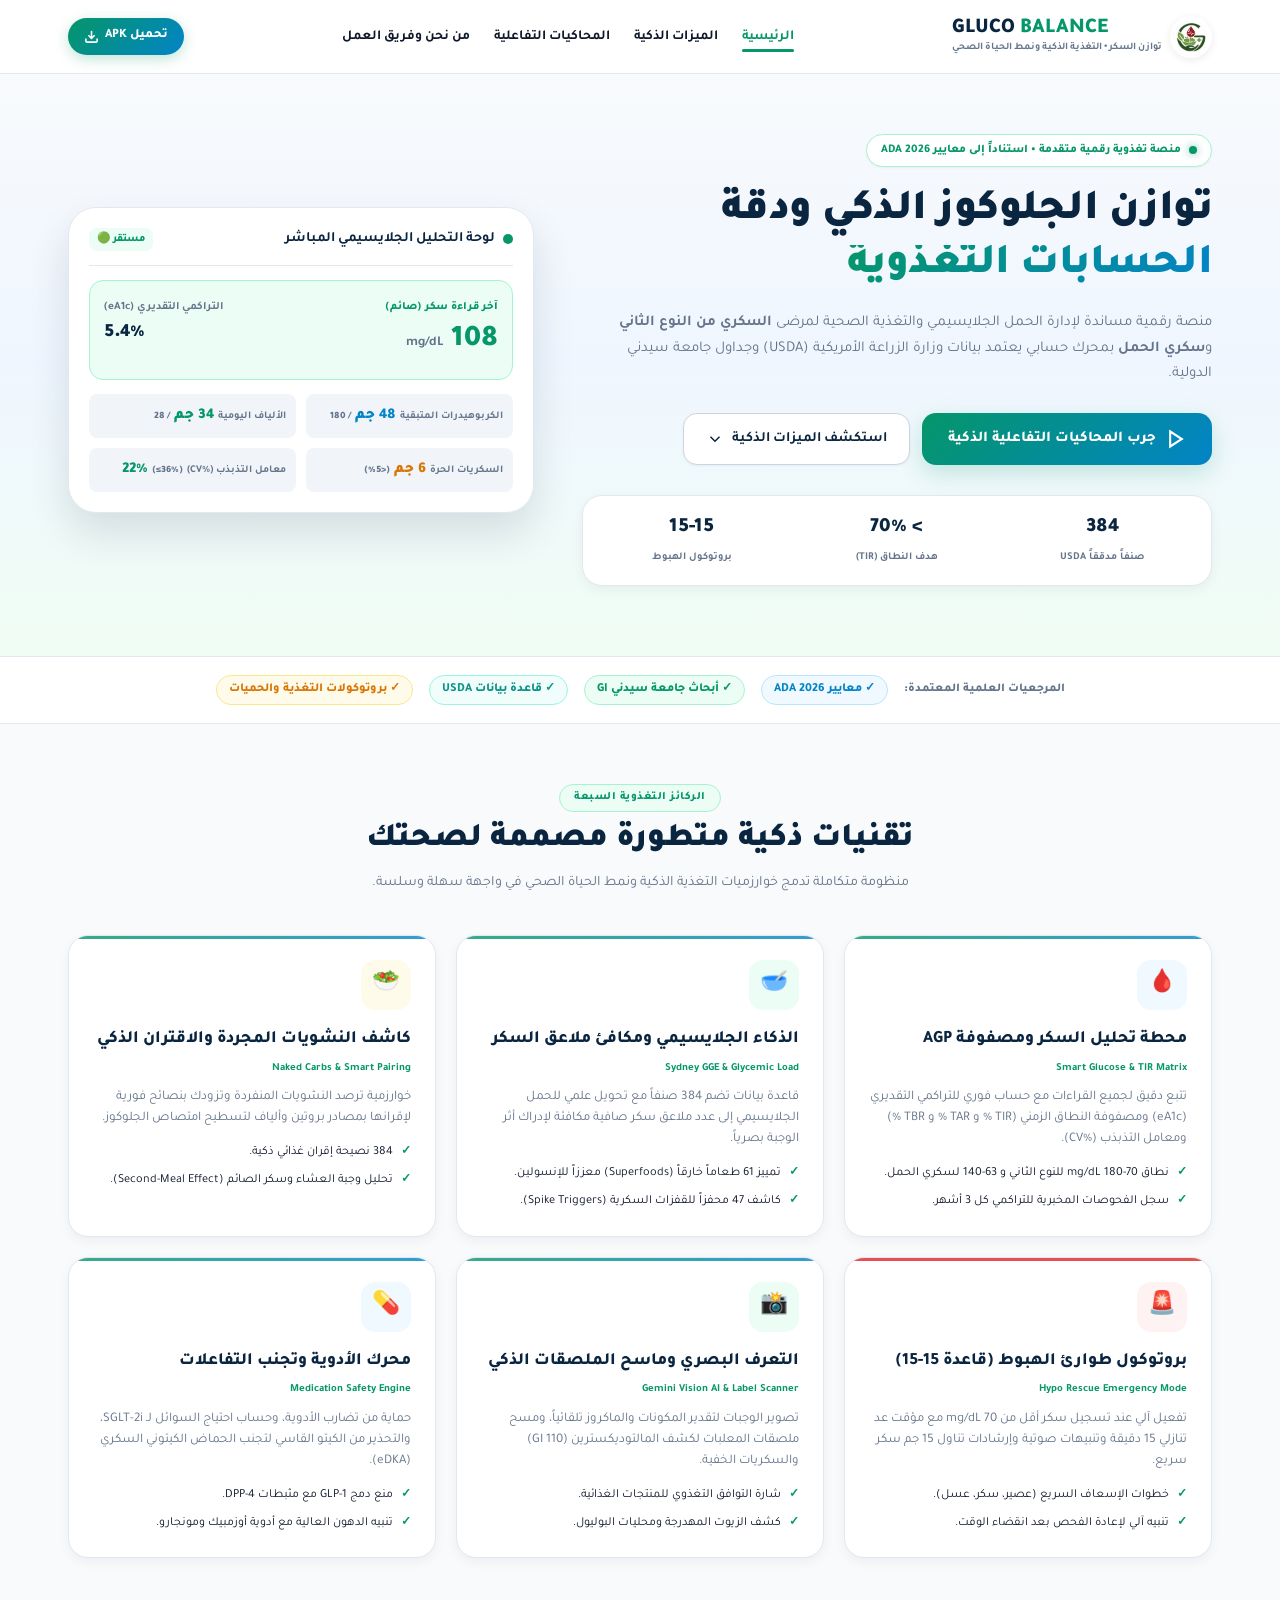
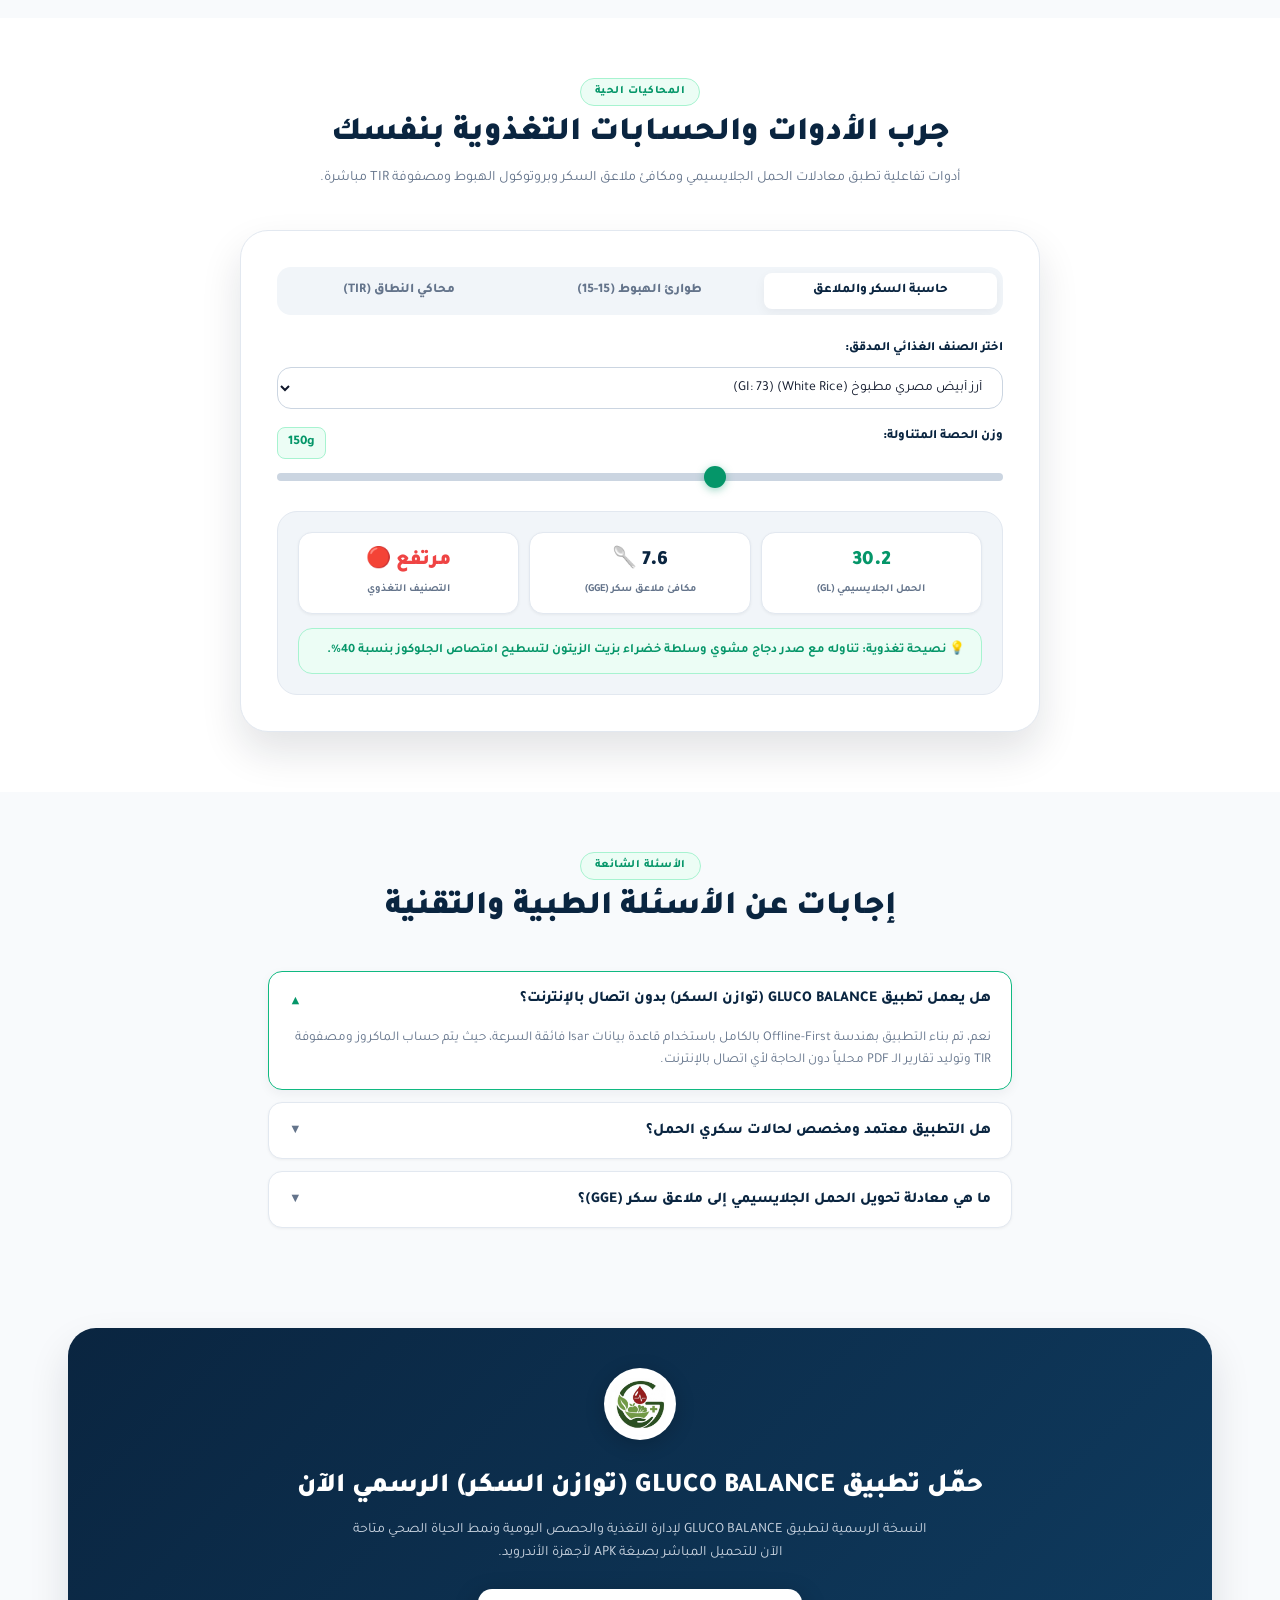
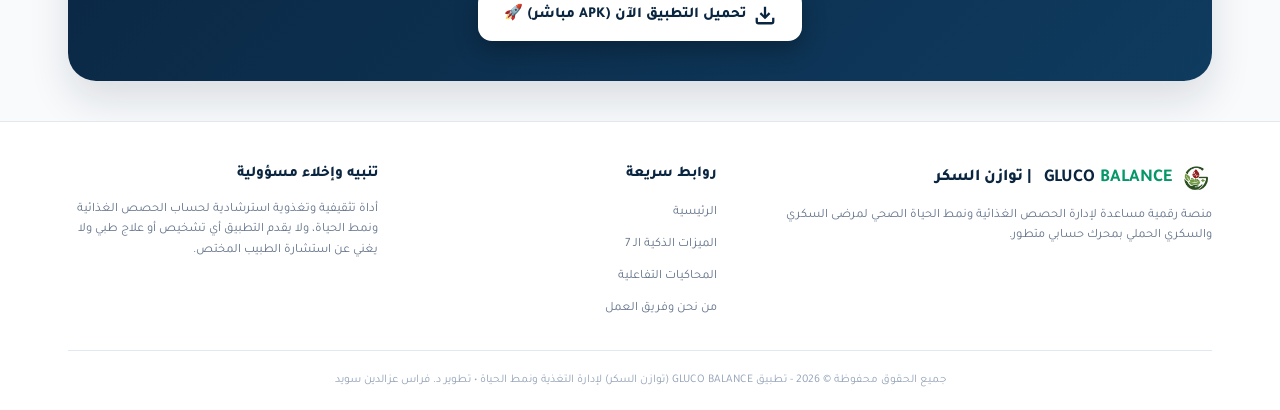
<file: index.html>
<!DOCTYPE html>
<html lang="ar" dir="rtl">
<head>
  <meta charset="UTF-8">
  <meta name="viewport" content="width=device-width, initial-scale=1.0">
  <title>GLUCO BALANCE | توازن السكر - منصة التغذية الذكية وإدارة نمط حياة السكري</title>
  <meta name="description" content="المنصة الرقمية المتكاملة لإدارة التغذية والحمل الجلايسيمي لمرضى السكري والسكري الحملي بمعايير ADA 2026 وأبحاث جامعة سيدني">
  <meta name="google-site-verification" content="h_cdRBOWbUH9L9D1im2r2dZub-__CtkRfhViwvHKpCg">
  <meta name="google-site-verification" content="TaJKZZXRszWa2kH-b1LmXxN-sSdQBIxLtnuvT0dTOBQ">
  <meta name="google-site-verification" content="c9_J8CJjrXWOjkXchHeqB-jLT-CwRxv89LOLKzsqRqg">
  <link rel="canonical" href="https://diabetes-nutrition-landing.vercel.app/">
  <link rel="icon" type="image/png" href="assets/images/logo.png">
  <link rel="stylesheet" href="css/style.css">
  <link rel="stylesheet" href="css/components.css">
</head>
<body>

  <!-- Site Header -->
  <header class="site-header">
    <div class="container nav-container">
      <a href="index.html" class="brand-logo-link">
        <img src="assets/images/logo.png" alt="GLUCO BALANCE Logo" class="brand-logo-img">
        <div class="brand-text-group">
          <div class="brand-name" dir="ltr">
            <span class="gluco">GLUCO</span>
            <span class="balance">BALANCE</span>
          </div>
          <span class="brand-tagline">توازن السكر • التغذية الذكية ونمط الحياة الصحي</span>
        </div>
      </a>

      <!-- Desktop Nav Menu -->
      <ul class="desktop-nav-menu">
        <li><a href="index.html" class="active">الرئيسية</a></li>
        <li><a href="#features">الميزات الذكية</a></li>
        <li><a href="#interactive-suite">المحاكيات التفاعلية</a></li>
        <li><a href="about.html">من نحن وفريق العمل</a></li>
      </ul>

      <!-- Action & Mobile Toggle -->
      <div class="header-action-btns">
        <a href="https://github.com/feras-swed/Diabetes_Nutrition_release/releases/download/v1.0.0/app-release.apk" class="btn-download-nav">
          <span>تحميل APK</span>
          <svg width="15" height="15" viewBox="0 0 24 24" fill="none" stroke="currentColor" stroke-width="2.5"><path d="M21 15v4a2 2 0 0 1-2 2H5a2 2 0 0 1-2-2v-4"/><polyline points="7 10 12 15 17 10"/><line x1="12" y1="15" x2="12" y2="3"/></svg>
        </a>
        <button class="mobile-menu-toggle" id="mobile-toggle" aria-label="القائمة">
          <span></span>
          <span></span>
          <span></span>
        </button>
      </div>
    </div>

    <!-- Mobile Drawer Menu -->
    <div class="mobile-drawer" id="mobile-drawer">
      <a href="index.html" class="active"><span>الرئيسية</span><span>🏠</span></a>
      <a href="#features"><span>الميزات الذكية الـ 7</span><span>✨</span></a>
      <a href="#interactive-suite"><span>المحاكيات التفاعلية الحية</span><span>🧮</span></a>
      <a href="about.html"><span>من نحن وفريق العمل</span><span>👥</span></a>
      <a href="https://github.com/feras-swed/Diabetes_Nutrition_release/releases/download/v1.0.0/app-release.apk" class="btn-hero-primary" style="margin-top: 6px; width: 100%; text-decoration: none; padding: 12px; font-size: 0.9rem; display: inline-flex; align-items: center; justify-content: center; gap: 8px;">
        <svg width="18" height="18" viewBox="0 0 24 24" fill="none" stroke="currentColor" stroke-width="2.5"><path d="M21 15v4a2 2 0 0 1-2 2H5a2 2 0 0 1-2-2v-4"/><polyline points="7 10 12 15 17 10"/><line x1="12" y1="15" x2="12" y2="3"/></svg>
        <span>تحميل التطبيق المباشر (APK) 🚀</span>
      </a>
    </div>
  </header>

  <!-- Hero Section -->
  <section class="hero-web-section">
    <div class="container">
      <div class="hero-grid">
        <!-- Content Side -->
        <div class="hero-content">
          <div class="badge-ada-pill">
            <span class="pulse-indicator"></span>
            <span>منصة تغذوية رقمية متقدمة • استناداً إلى معايير ADA 2026</span>
          </div>

          <h1 class="hero-web-title">
            توازن الجلوكوز الذكي ودقة <span class="gradient-text">الحسابات التغذوية</span>
          </h1>

          <p class="hero-web-desc">
            منصة رقمية مساندة لإدارة الحمل الجلايسيمي والتغذية الصحية لمرضى <strong>السكري من النوع الثاني</strong> و<strong>سكري الحمل</strong> بمحرك حسابي يعتمد بيانات وزارة الزراعة الأمريكية (USDA) وجداول جامعة سيدني الدولية.
          </p>

          <div class="hero-buttons-group">
            <a href="#interactive-suite" class="btn-hero-primary">
              <svg width="20" height="20" viewBox="0 0 24 24" fill="none" stroke="currentColor" stroke-width="2.5"><polygon points="5 3 19 12 5 21 5 3"/></svg>
              <span>جرب المحاكيات التفاعلية الذكية</span>
            </a>
            <a href="#features" class="btn-hero-secondary">
              <span>استكشف الميزات الذكية</span>
              <svg width="18" height="18" viewBox="0 0 24 24" fill="none" stroke="currentColor" stroke-width="2"><polyline points="6 9 12 15 18 9"/></svg>
            </a>
          </div>

          <!-- Hero Stats Strip -->
          <div class="hero-stats-row">
            <div class="hero-stat-card">
              <span class="num">384</span>
              <span class="lbl">صنفاً مدققاً USDA</span>
            </div>
            <div class="hero-stat-card">
              <span class="num">&gt; 70%</span>
              <span class="lbl">هدف النطاق (TIR)</span>
            </div>
            <div class="hero-stat-card">
              <span class="num">15-15</span>
              <span class="lbl">بروتوكول الهبوط</span>
            </div>
          </div>
        </div>

        <!-- Visual Side -->
        <div class="hero-visual-card">
          <div class="visual-top-chip">
            <div style="display: flex; align-items: center; gap: 8px;">
              <div style="width: 10px; height: 10px; border-radius: 50%; background: #059669;"></div>
              <strong style="font-size: 0.95rem; color: var(--primary-navy);">لوحة التحليل الجلايسيمي المباشر</strong>
            </div>
            <span style="font-size: 0.72rem; color: var(--accent-emerald); font-weight: 800; background: var(--bg-emerald-soft); padding: 3px 8px; border-radius: var(--radius-sm);">
              مستقر 🟢
            </span>
          </div>

          <div class="glucose-hero-widget">
            <div class="val-row">
              <div>
                <span style="font-size: 0.75rem; color: var(--accent-emerald); font-weight: 800; display: block;">آخر قراءة سكر (صائم)</span>
                <span class="huge-val">108 <small style="font-size: 0.9rem; font-weight: bold; color: var(--text-muted);">mg/dL</small></span>
              </div>
              <div style="text-align: left;">
                <span style="font-size: 0.75rem; color: var(--text-muted); font-weight: bold;">التراكمي التقديري (eA1c)</span>
                <span style="font-size: 1.25rem; font-weight: 900; color: var(--primary-navy); display: block;">5.4%</span>
              </div>
            </div>
          </div>

          <div class="macro-hero-grid">
            <div class="macro-mini-tile">
              <span class="t-title">الكربوهيدرات المتبقية</span>
              <span class="t-val" style="color: #0284C7;">48 جم <small style="font-size: 0.65rem; color: var(--text-muted);">/ 180</small></span>
            </div>
            <div class="macro-mini-tile">
              <span class="t-title">الألياف اليومية</span>
              <span class="t-val" style="color: #059669;">34 جم <small style="font-size: 0.65rem; color: var(--text-muted);">/ 28</small></span>
            </div>
            <div class="macro-mini-tile">
              <span class="t-title">السكريات الحرة</span>
              <span class="t-val" style="color: #D97706;">6 جم <small style="font-size: 0.65rem; color: var(--text-muted);">(&lt;5%)</small></span>
            </div>
            <div class="macro-mini-tile">
              <span class="t-title">معامل التذبذب (%CV)</span>
              <span class="t-val" style="color: #059669;">22% <small style="font-size: 0.65rem; color: var(--text-muted);">(&le;36%)</small></span>
            </div>
          </div>
        </div>
      </div>
    </div>
  </section>

  <!-- Standards Bar -->
  <section style="background: #FFFFFF; border-top: 1px solid var(--border-subtle); border-bottom: 1px solid var(--border-subtle); padding: 18px 0;">
    <div class="container" style="display: flex; flex-wrap: wrap; justify-content: center; gap: 16px; align-items: center;">
      <span style="font-size: 0.8rem; font-weight: 800; color: var(--text-muted);">المرجعيات العلمية المعتمدة:</span>
      <span style="font-size: 0.82rem; font-weight: 800; color: #0284C7; background: #F0F9FF; padding: 4px 12px; border-radius: 999px; border: 1px solid #BAE6FD;">✓ معايير ADA 2026</span>
      <span style="font-size: 0.82rem; font-weight: 800; color: #059669; background: #ECFDF5; padding: 4px 12px; border-radius: 999px; border: 1px solid #A7F3D0;">✓ أبحاث جامعة سيدني GI</span>
      <span style="font-size: 0.82rem; font-weight: 800; color: #0D9488; background: #F0FDFA; padding: 4px 12px; border-radius: 999px; border: 1px solid #99F6E4;">✓ قاعدة بيانات USDA</span>
      <span style="font-size: 0.82rem; font-weight: 800; color: #D97706; background: #FFFBEB; padding: 4px 12px; border-radius: 999px; border: 1px solid #FDE68A;">✓ بروتوكولات التغذية والحميات</span>
    </div>
  </section>

  <!-- Core Features (7 Pillars) -->
  <section class="section-wrapper bg-subtle" id="features">
    <div class="container">
      <div class="section-title-wrap">
        <span class="section-tag-pill">الركائز التغذوية السبعة</span>
        <h2 class="section-main-heading">تقنيات ذكية متطورة مصممة لصحتك</h2>
        <p class="section-sub-desc">
          منظومة متكاملة تدمج خوارزميات التغذية الذكية ونمط الحياة الصحي في واجهة سهلة وسلسة.
        </p>
      </div>

      <div class="features-grid-3col">
        <!-- Card 1 -->
        <div class="light-feature-card">
          <div class="card-icon-container sky">🩸</div>
          <h3 class="card-heading">محطة تحليل السكر ومصفوفة AGP</h3>
          <span class="card-subtag">Smart Glucose & TIR Matrix</span>
          <p class="card-body-paragraph">
            تتبع دقيق لجميع القراءات مع حساب فوري للتراكمي التقديري (eA1c) ومصفوفة النطاق الزمني (TIR % و TAR % و TBR %) ومعامل التذبذب (%CV).
          </p>
          <ul class="card-bullet-list">
            <li><span class="check">✓</span><span>نطاق 70-180 mg/dL للنوع الثاني و 63-140 لسكري الحمل.</span></li>
            <li><span class="check">✓</span><span>سجل الفحوصات المخبرية للتراكمي كل 3 أشهر.</span></li>
          </ul>
        </div>

        <!-- Card 2 -->
        <div class="light-feature-card">
          <div class="card-icon-container emerald">🥣</div>
          <h3 class="card-heading">الذكاء الجلايسيمي ومكافئ ملاعق السكر</h3>
          <span class="card-subtag">Sydney GGE & Glycemic Load</span>
          <p class="card-body-paragraph">
            قاعدة بيانات تضم 384 صنفاً مع تحويل علمي للحمل الجلايسيمي إلى عدد ملاعق سكر صافية مكافئة لإدراك أثر الوجبة بصرياً.
          </p>
          <ul class="card-bullet-list">
            <li><span class="check">✓</span><span>تمييز 61 طعاماً خارقاً (Superfoods) معززاً للإنسولين.</span></li>
            <li><span class="check">✓</span><span>كاشف 47 محفزاً للقفزات السكرية (Spike Triggers).</span></li>
          </ul>
        </div>

        <!-- Card 3 -->
        <div class="light-feature-card">
          <div class="card-icon-container gold">🥗</div>
          <h3 class="card-heading">كاشف النشويات المجردة والاقتران الذكي</h3>
          <span class="card-subtag">Naked Carbs & Smart Pairing</span>
          <p class="card-body-paragraph">
            خوارزمية ترصد النشويات المنفردة وتزودك بنصائح فورية لإقرانها بمصادر بروتين وألياف لتسطيح امتصاص الجلوكوز.
          </p>
          <ul class="card-bullet-list">
            <li><span class="check">✓</span><span>384 نصيحة إقران غذائي ذكية.</span></li>
            <li><span class="check">✓</span><span>تحليل وجبة العشاء وسكر الصائم (Second-Meal Effect).</span></li>
          </ul>
        </div>

        <!-- Card 4 -->
        <div class="light-feature-card red-border">
          <div class="card-icon-container red">🚨</div>
          <h3 class="card-heading">بروتوكول طوارئ الهبوط (قاعدة 15-15)</h3>
          <span class="card-subtag">Hypo Rescue Emergency Mode</span>
          <p class="card-body-paragraph">
            تفعيل آلي عند تسجيل سكر أقل من 70 mg/dL مع مؤقت عد تنازلي 15 دقيقة وتنبيهات صوتية وإرشادات تناول 15 جم سكر سريع.
          </p>
          <ul class="card-bullet-list">
            <li><span class="check">✓</span><span>خطوات الإسعاف السريع (عصير، سكر، عسل).</span></li>
            <li><span class="check">✓</span><span>تنبيه آلي لإعادة الفحص بعد انقضاء الوقت.</span></li>
          </ul>
        </div>

        <!-- Card 5 -->
        <div class="light-feature-card">
          <div class="card-icon-container emerald">📸</div>
          <h3 class="card-heading">التعرف البصري وماسح الملصقات الذكي</h3>
          <span class="card-subtag">Gemini Vision AI & Label Scanner</span>
          <p class="card-body-paragraph">
            تصوير الوجبات لتقدير المكونات والماكروز تلقائياً، ومسح ملصقات المعلبات لكشف المالتوديكسترين (GI 110) والسكريات الخفية.
          </p>
          <ul class="card-bullet-list">
            <li><span class="check">✓</span><span>شارة التوافق التغذوي للمنتجات الغذائية.</span></li>
            <li><span class="check">✓</span><span>كشف الزيوت المهدرجة ومحليات البوليول.</span></li>
          </ul>
        </div>

        <!-- Card 6 -->
        <div class="light-feature-card">
          <div class="card-icon-container sky">💊</div>
          <h3 class="card-heading">محرك الأدوية وتجنب التفاعلات</h3>
          <span class="card-subtag">Medication Safety Engine</span>
          <p class="card-body-paragraph">
            حماية من تضارب الأدوية، وحساب احتياج السوائل لـ SGLT-2i، والتحذير من الكيتو القاسي لتجنب الحماض الكيتوني السكري (eDKA).
          </p>
          <ul class="card-bullet-list">
            <li><span class="check">✓</span><span>منع دمج GLP-1 مع مثبطات DPP-4.</span></li>
            <li><span class="check">✓</span><span>تنبيه الدهون العالية مع أدوية أوزمبيك ومونجارو.</span></li>
          </ul>
        </div>
      </div>
    </div>
  </section>

  <!-- Interactive Clinical Tools Suite -->
  <section class="section-wrapper bg-white" id="interactive-suite">
    <div class="container">
      <div class="section-title-wrap">
        <span class="section-tag-pill">المحاكيات الحية</span>
        <h2 class="section-main-heading">جرب الأدوات والحسابات التغذوية بنفسك</h2>
        <p class="section-sub-desc">
          أدوات تفاعلية تطبق معادلات الحمل الجلايسيمي ومكافئ ملاعق السكر وبروتوكول الهبوط ومصفوفة TIR مباشرة.
        </p>
      </div>

      <div class="interactive-light-box">
        <!-- Tabs -->
        <div class="tab-nav-row">
          <button class="tab-nav-btn active" data-target="panel-calc">حاسبة السكر والملاعق</button>
          <button class="tab-nav-btn" data-target="panel-hypo">طوارئ الهبوط (15-15)</button>
          <button class="tab-nav-btn" data-target="panel-tir">محاكي النطاق (TIR)</button>
        </div>

        <!-- Panel 1: Glycemic & GGE Spoons Calculator -->
        <div class="tool-view-panel active" id="panel-calc">
          <div class="light-form-group">
            <label class="light-form-label">اختر الصنف الغذائي المدقق:</label>
            <select id="calc-food-select" class="light-select"></select>
          </div>

          <div class="light-form-group">
            <div class="light-form-label">
              <span>وزن الحصة المتناولة:</span>
              <span id="calc-portion-badge" class="slider-counter-badge">150g</span>
            </div>
            <input type="range" id="calc-portion-slider" class="light-range-slider" min="20" max="350" step="5" value="150">
          </div>

          <div class="calc-output-box">
            <div class="metrics-summary-grid">
              <div class="metric-card-light" id="calc-card-gl">
                <span class="val" id="calc-gl-val" style="color: #059669;">0.0</span>
                <span class="lbl">الحمل الجلايسيمي (GL)</span>
              </div>
              <div class="metric-card-light">
                <span class="val" id="calc-gge-val">0.0 🥄</span>
                <span class="lbl">مكافئ ملاعق سكر (GGE)</span>
              </div>
              <div class="metric-card-light">
                <span class="val" id="calc-category-val">منخفض 🟢</span>
                <span class="lbl">التصنيف التغذوي</span>
              </div>
            </div>
            <div class="pairing-alert-pill" id="calc-pairing-text">
              💡 جاري حساب نصيحة الإقران الغذائي...
            </div>
          </div>
        </div>

        <!-- Panel 2: Hypo Rescue 15-15 Timer -->
        <div class="tool-view-panel" id="panel-hypo">
          <p style="font-size: 0.88rem; color: #991B1B; text-align: center; font-weight: bold;">
            ⚠️ عند تسجيل سكر أقل من 70 mg/dL: تناول 15 جم سكريات سريعة فوراً وابدأ المؤقت!
          </p>
          <div class="hypo-timer-huge" id="hypo-timer-val">15:00</div>
          <p id="hypo-status-text" style="font-size: 0.82rem; color: var(--text-muted); text-align: center; margin-bottom: 16px;">
            بروتوكول قاعدة 15-15: تناول 15 جم كربوهيدرات سريعة وابدأ المؤقت
          </p>

          <div style="display: flex; gap: 10px; max-width: 400px; margin: 0 auto 16px;">
            <button id="hypo-start-btn" style="flex: 2; background: #DC2626; color: white; border: none; padding: 12px 18px; border-radius: var(--radius-md); font-family: var(--font-ar); font-size: 0.95rem; font-weight: 800; cursor: pointer;">
              بدء المؤقت (15 دقيقة) ▶️
            </button>
            <button id="hypo-reset-btn" style="flex: 1; background: var(--bg-subtle); color: var(--primary-navy); border: 1px solid var(--border-medium); padding: 12px; border-radius: var(--radius-md); font-family: var(--font-ar); font-weight: 700; cursor: pointer;">
              إعادة ضبط 🔄
            </button>
          </div>

          <div class="hypo-cards-grid">
            <div class="hypo-item-card">
              <span class="icon">🧃</span>
              <strong>نصف كوب عصير</strong>
              <div style="font-size: 0.7rem; margin-top: 2px;">15 جم سكر سريع</div>
            </div>
            <div class="hypo-item-card">
              <span class="icon">🧊</span>
              <strong>3-4 حبات سكر</strong>
              <div style="font-size: 0.7rem; margin-top: 2px;">مذابة في نصف كوب ماء</div>
            </div>
            <div class="hypo-item-card">
              <span class="icon">🍯</span>
              <strong>ملعقة طعام عسل</strong>
              <div style="font-size: 0.7rem; margin-top: 2px;">امتصاص فوري وسريع</div>
            </div>
          </div>
        </div>

        <!-- Panel 3: TIR Simulator -->
        <div class="tool-view-panel" id="panel-tir">
          <div class="light-form-group">
            <div class="light-form-label">
              <span>متوسط قراءات السكر اليومية:</span>
              <span id="tir-glucose-badge" class="slider-counter-badge">120 mg/dL</span>
            </div>
            <input type="range" id="tir-glucose-slider" class="light-range-slider" min="60" max="280" step="2" value="120">
          </div>

          <div class="calc-output-box">
            <div style="display: flex; justify-content: space-between; font-size: 0.92rem; font-weight: bold; margin-bottom: 8px;">
              <span>التراكمي التقديري (eA1c): <strong id="tir-ea1c-val" style="color: var(--accent-emerald);">5.8%</strong></span>
              <span>نسبة الوقت في النطاق (TIR): <strong id="tir-percent-val" style="color: var(--accent-emerald);">95%</strong></span>
            </div>

            <!-- Segmented Bar -->
            <div class="tir-bar-light">
              <div class="tir-seg-red" id="tir-bar-tbr" style="width: 2%;"></div>
              <div class="tir-seg-green" id="tir-bar-tir" style="width: 95%;"></div>
              <div class="tir-seg-gold" id="tir-bar-tar" style="width: 3%;"></div>
            </div>

            <div class="tir-legend-flex">
              <div class="tir-legend-item"><span class="legend-dot red"></span><span>هبوط (TBR &lt;4%)</span></div>
              <div class="tir-legend-item"><span class="legend-dot green"></span><span>النطاق المثالي (TIR &gt;70%)</span></div>
              <div class="tir-legend-item"><span class="legend-dot gold"></span><span>ارتفاع (TAR &lt;25%)</span></div>
            </div>

            <div style="margin-top: 14px; font-size: 0.85rem; color: var(--text-muted); text-align: center; border-top: 1px solid var(--border-subtle); padding-top: 10px;">
              معامل التذبذب الجلايسيمي (%CV): <span id="tir-cv-val" style="font-weight: 800; color: #059669;">ممتاز (مستقر) 🟢</span>
            </div>
          </div>
        </div>

      </div>
    </div>
  </section>

  <!-- FAQ Accordion -->
  <section class="section-wrapper bg-subtle">
    <div class="container" style="max-width: 800px;">
      <div class="section-title-wrap">
        <span class="section-tag-pill">الأسئلة الشائعة</span>
        <h2 class="section-main-heading">إجابات عن الأسئلة الطبية والتقنية</h2>
      </div>

      <div class="light-accordion-group">
        <div class="light-accordion-card active">
          <button class="light-accordion-header">
            <span>هل يعمل تطبيق GLUCO BALANCE (توازن السكر) بدون اتصال بالإنترنت؟</span>
            <span class="arrow">▼</span>
          </button>
          <div class="light-accordion-body">
            نعم، تم بناء التطبيق بهندسة Offline-First بالكامل باستخدام قاعدة بيانات Isar فائقة السرعة، حيث يتم حساب الماكروز ومصفوفة TIR وتوليد تقارير الـ PDF محلياً دون الحاجة لأي اتصال بالإنترنت.
          </div>
        </div>

        <div class="light-accordion-card">
          <button class="light-accordion-header">
            <span>هل التطبيق معتمد ومخصص لحالات سكري الحمل؟</span>
            <span class="arrow">▼</span>
          </button>
          <div class="light-accordion-body">
            نعم، يطبق النظام بروتوكول الكلية الأمريكية لأطباء النساء والتوليد (ACOG) مع مستهدفات صارمة (صائم &le; 95، بعد الأكل &le; 120)، ويضمن توفير الحد الأدنى الآمن من الكربوهيدرات لصحة الجنين (175 جم يومياً).
          </div>
        </div>

        <div class="light-accordion-card">
          <button class="light-accordion-header">
            <span>ما هي معادلة تحويل الحمل الجلايسيمي إلى ملاعق سكر (GGE)؟</span>
            <span class="arrow">▼</span>
          </button>
          <div class="light-accordion-body">
            استناداً إلى دراسات جامعة سيدني، فإن كل 4 جرامات من الحمل الجلايسيمي تعادل ملعقة صغيرة من السكر الصافي في الدم، مما يمنح المريض فهماً بصرياً عملياً لتأثير كل وجبة يتناولها.
          </div>
        </div>
      </div>
    </div>
  </section>

  <!-- CTA Download Section -->
  <section class="container" id="download">
    <div class="download-cta-banner">
      <img src="assets/images/logo.png" alt="GLUCO BALANCE Logo" style="width: 72px; height: 72px; border-radius: 50%; background: white; padding: 4px; margin-bottom: 16px; box-shadow: 0 4px 20px rgba(0,0,0,0.2);">
      <h2>حمّل تطبيق GLUCO BALANCE (توازن السكر) الرسمي الآن</h2>
      <p>
        النسخة الرسمية لتطبيق GLUCO BALANCE لإدارة التغذية والحصص اليومية ونمط الحياة الصحي متاحة الآن للتحميل المباشر بصيغة APK لأجهزة الأندرويد.
      </p>
      <a href="https://github.com/feras-swed/Diabetes_Nutrition_release/releases/download/v1.0.0/app-release.apk" class="btn-hero-primary" style="background: #FFFFFF; color: var(--primary-navy); box-shadow: 0 8px 25px rgba(0,0,0,0.3); border: none; text-decoration: none; display: inline-flex; align-items: center; gap: 8px;">
        <svg width="22" height="22" viewBox="0 0 24 24" fill="none" stroke="currentColor" stroke-width="2.5"><path d="M21 15v4a2 2 0 0 1-2 2H5a2 2 0 0 1-2-2v-4"/><polyline points="7 10 12 15 17 10"/><line x1="12" y1="15" x2="12" y2="3"/></svg>
        <span>تحميل التطبيق الآن (APK مباشر) 🚀</span>
      </a>
    </div>
  </section>

  <!-- Site Footer -->
  <footer class="main-site-footer">
    <div class="container">
      <div class="footer-top-grid">
        <div class="footer-col">
          <div style="display: flex; align-items: center; gap: 8px; margin-bottom: 12px;">
            <img src="assets/images/logo.png" alt="GLUCO BALANCE" style="width: 32px; height: 32px; border-radius: 50%;">
            <strong style="font-size: 1.2rem; display: inline-flex; align-items: center; gap: 5px; direction: ltr;"><span style="color:var(--primary-navy);">GLUCO</span><span style="color:var(--accent-emerald);">BALANCE</span></strong>
            <span style="font-size: 1.1rem; font-weight: 800; color: var(--primary-navy); margin-right: 4px;">| توازن السكر</span>
          </div>
          <p style="font-size: 0.85rem; color: var(--text-muted); line-height: 1.6;">
            منصة رقمية مساعدة لإدارة الحصص الغذائية ونمط الحياة الصحي لمرضى السكري والسكري الحملي بمحرك حسابي متطور.
          </p>
        </div>

        <div class="footer-col">
          <h4>روابط سريعة</h4>
          <ul class="footer-links">
            <li><a href="index.html">الرئيسية</a></li>
            <li><a href="#features">الميزات الذكية الـ 7</a></li>
            <li><a href="#interactive-suite">المحاكيات التفاعلية</a></li>
            <li><a href="about.html">من نحن وفريق العمل</a></li>
          </ul>
        </div>

        <div class="footer-col">
          <h4>تنبيه وإخلاء مسؤولية</h4>
          <p style="font-size: 0.85rem; color: var(--text-muted); line-height: 1.6;">
            أداة تثقيفية وتغذوية استرشادية لحساب الحصص الغذائية ونمط الحياة، ولا يقدم التطبيق أي تشخيص أو علاج طبي ولا يغني عن استشارة الطبيب المختص.
          </p>
        </div>
      </div>

      <div class="footer-bottom-bar">
        جميع الحقوق محفوظة © 2026 - تطبيق GLUCO BALANCE (توازن السكر) لإدارة التغذية ونمط الحياة • تطوير د. فراس عزالدين سويد
      </div>
    </div>
  </footer>

  <script src="js/interactive-tools.js"></script>
  <script src="js/main.js"></script>
</body>
</html>
</file>
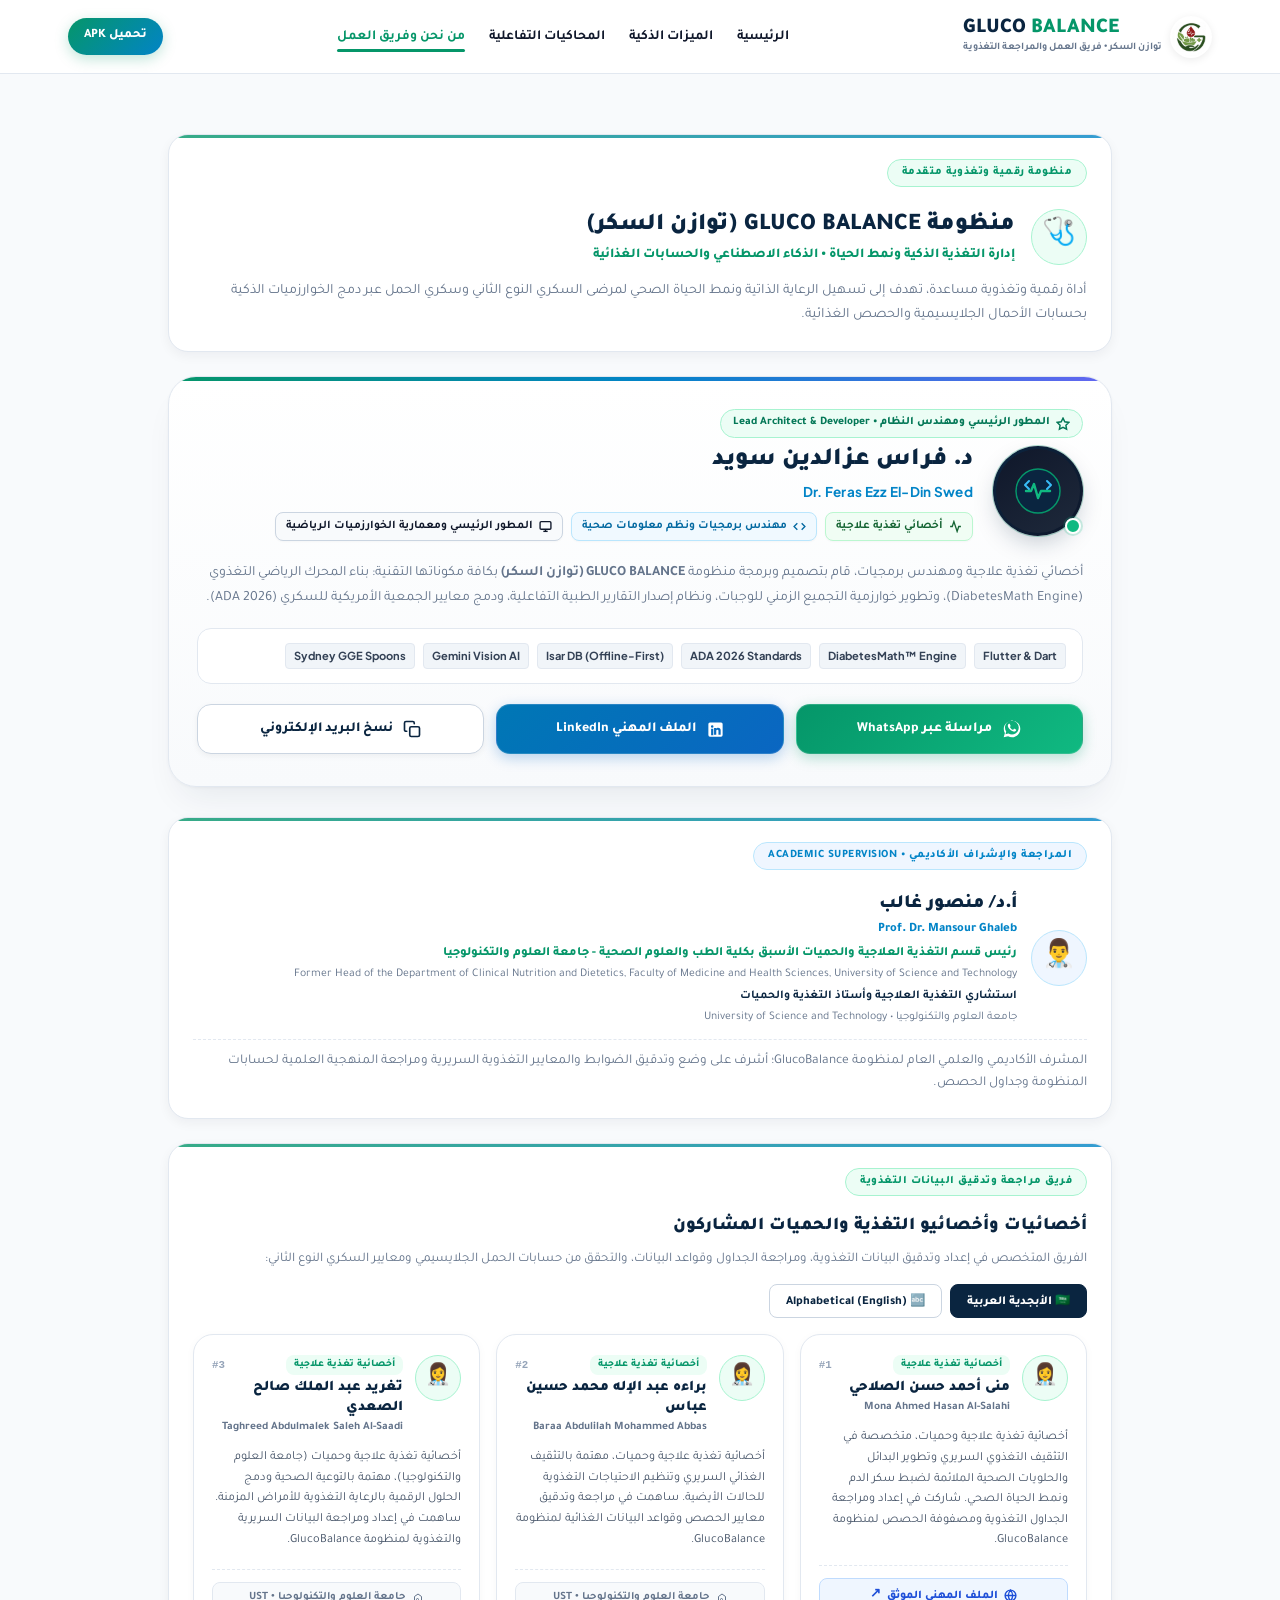
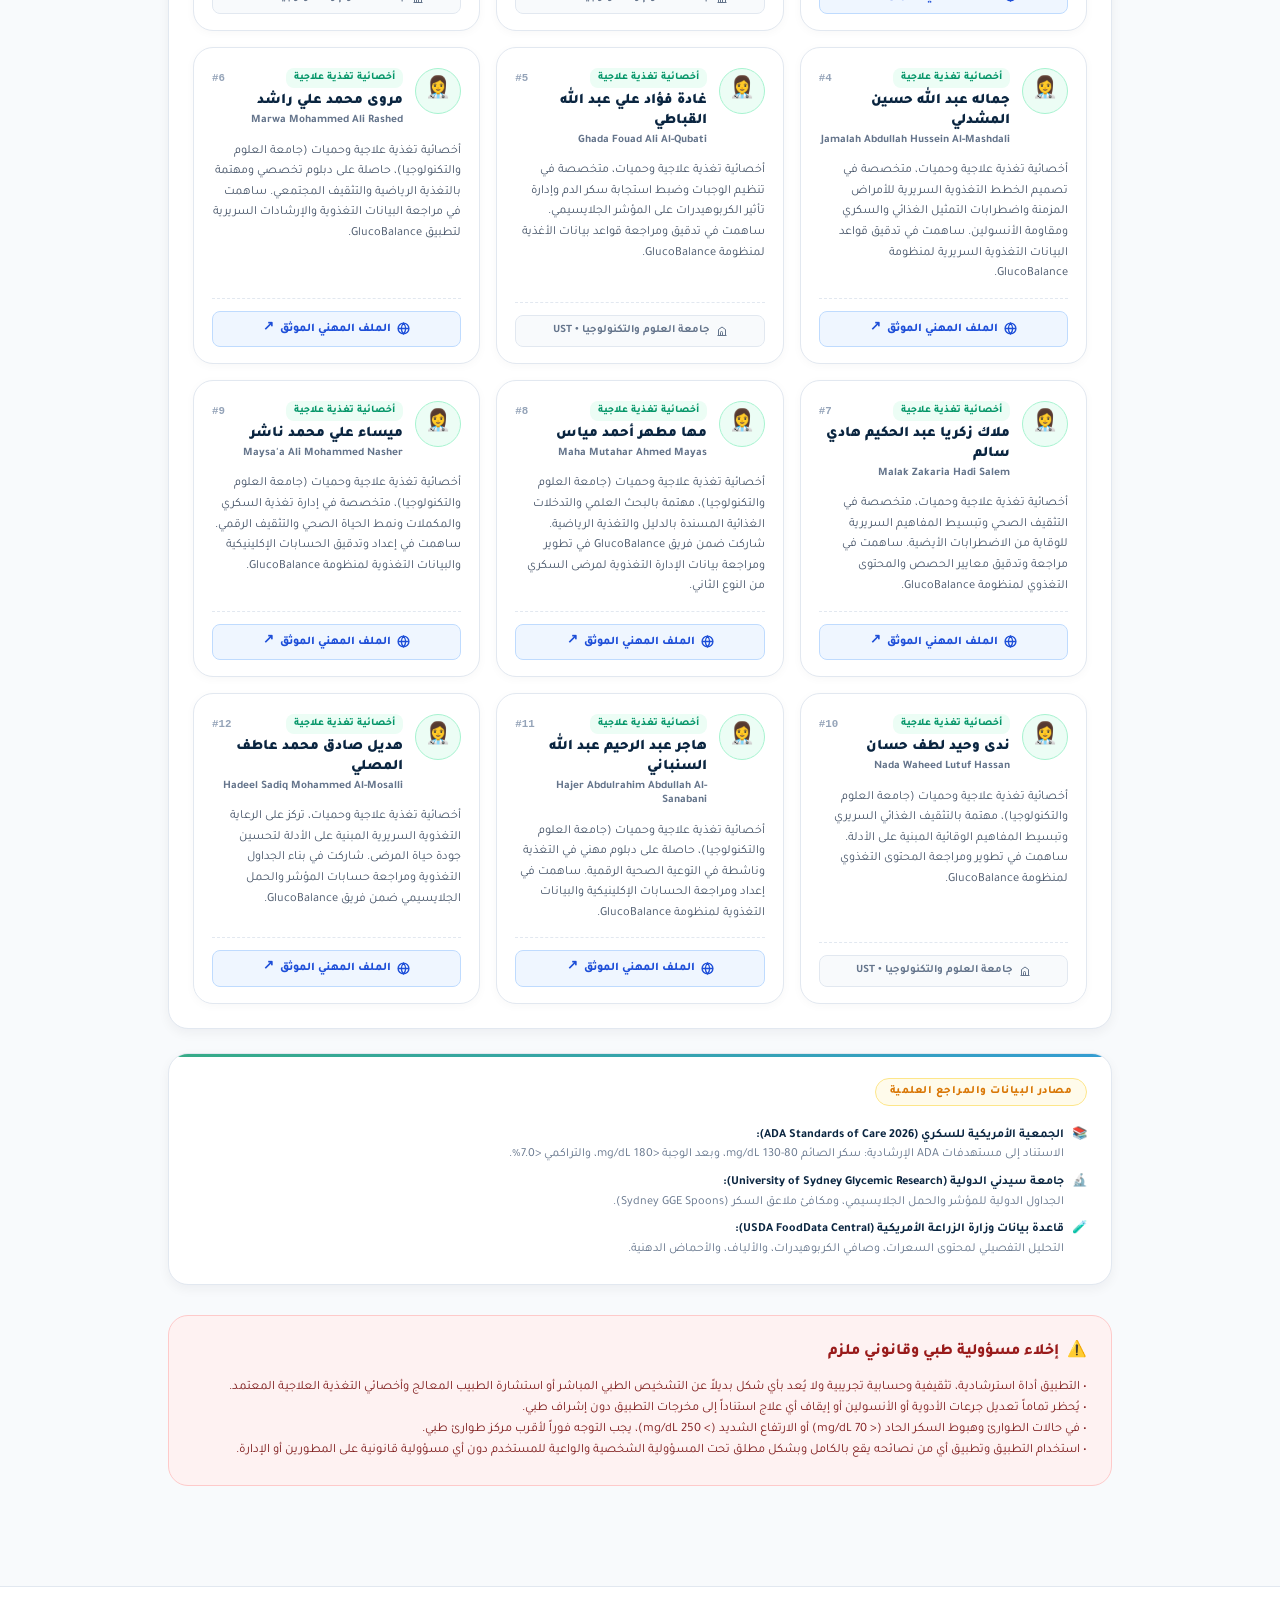
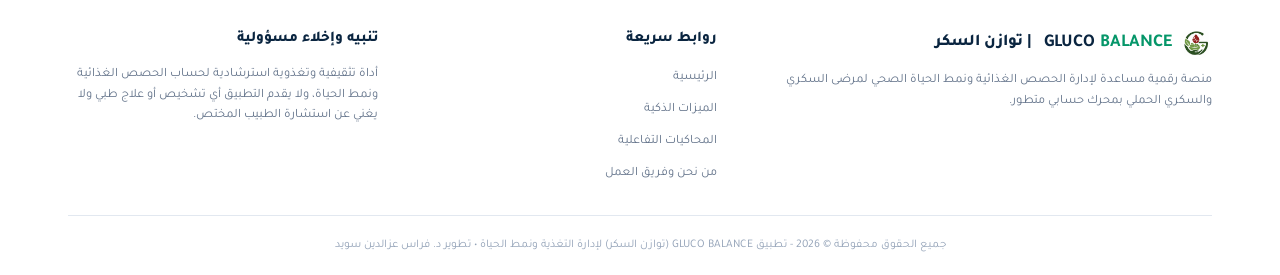
<file: about.html>
<!DOCTYPE html>
<html lang="ar" dir="rtl">
<head>
  <meta charset="UTF-8">
  <meta name="viewport" content="width=device-width, initial-scale=1.0">
  <meta name="google-site-verification" content="h_cdRBOWbUH9L9D1im2r2dZub-__CtkRfhViwvHKpCg">
  <meta name="google-site-verification" content="TaJKZZXRszWa2kH-b1LmXxN-sSdQBIxLtnuvT0dTOBQ">
  <meta name="google-site-verification" content="c9_J8CJjrXWOjkXchHeqB-jLT-CwRxv89LOLKzsqRqg">
  <title>من نحن وفريق العمل العلمي والتغذوي | GLUCO BALANCE توازن السكر</title>
  <meta name="description" content="فريق العمل العلمي، المراجعة الأكاديمية ونخبة أخصائيات وأخصائيي التغذية العلاجية المشاركين في إعداد وتدقيق منظومة GLUCO BALANCE (توازن السكر).">
  <meta name="keywords" content="فراس سويد, دكتور فراس سويد, Feras Swed, Dr Feras Swed, منصور غالب, أ د منصور غالب, Mansour Ghaleb, Prof Dr Mansour Ghaleb, منى أحمد حسن الصلاحي, منى الصلاحي, Mona Al-Salahi, Mona Ahmed Hasan Al-Salahi, مها مطهر أحمد مياس, مها مياس, Maha Mayas, Maha Mutahar Ahmed Mayas, ملاك زكريا عبد الحكيم هادي سالم, ملاك زكريا, Malak Zakaria, Malak Zakaria Hadi Salem, هديل صادق محمد عاطف المصلي, هديل المصلي, Hadeel Al-Mosalli, Hadeel Sadiq Mohammed Al-Mosalli, جماله عبد الله حسين المشدلي, جماله المشدلي, Jamalah Al-Mashdali, Jamalah Abdullah Hussein Al-Mashdali, تغريد عبد الملك صالح الصعدي, تغريد الصعدي, Taghreed Al-Saadi, Taghreed Abdulmalek Saleh Al-Saadi, براءه عبد الإله محمد حسين عباس, براءه عباس, Baraa Abbas, Baraa Abdulilah Mohammed Abbas, هاجر عبد الرحيم عبد الله السنباني, هاجر السنباني, Hajer Al-Sanabani, Hajer Abdulrahim Abdullah Al-Sanabani, ميساء علي محمد ناشر, ميساء ناشر, Maysaa Nasher, Maysa'a Ali Mohammed Nasher, مروى محمد علي راشد, مروى راشد, Marwa Rashed, Marwa Mohammed Ali Rashed, ندى وحيد لطف حسان, ندى حسان, Nada Hassan, Nada Waheed Lutuf Hassan, غادة فؤاد علي عبد الله القباطي, غادة القباطي, Ghada Al-Qubati, Ghada Fouad Ali Al-Qubati, أخصائي تغذية علاجية, جامعة العلوم والتكنولوجيا, تغذية سكري, GLUCO BALANCE, توازن السكر">
  <meta name="author" content="د. فراس عزالدين سويد - Dr. Feras Ezz El-Din Swed">
  <link rel="canonical" href="https://diabetes-nutrition-landing.vercel.app/about.html">

  <!-- Open Graph / Social SEO -->
  <meta property="og:type" content="profile">
  <meta property="og:title" content="فريق العمل العلمي والسريري | منظومة GLUCO BALANCE (توازن السكر)">
  <meta property="og:description" content="توثيق الفريق العلمي، المراجعة الأكاديمية برئاسة أ.د/ منصور غالب، ونخبة أخصائيات التغذية العلاجية بجامعة العلوم والتكنولوجيا.">
  <meta property="og:image" content="assets/images/logo.png">
  <meta property="og:url" content="https://diabetes-nutrition-landing.vercel.app/about.html">
  <meta property="og:locale" content="ar_AR">

  <!-- Twitter Card -->
  <meta name="twitter:card" content="summary">
  <meta name="twitter:title" content="من نحن وفريق العمل | منظومة GLUCO BALANCE">
  <meta name="twitter:description" content="فريق العمل التغذوي السريري والمراجعة الأكاديمية لمنظومة GLUCO BALANCE.">
  <meta name="twitter:image" content="assets/images/logo.png">

  <!-- Structured Data (JSON-LD) for Google Rich Snippets & Person Graph -->
  <script type="application/ld+json">
  {
    "@context": "https://schema.org",
    "@graph": [
      {
        "@type": "AboutPage",
        "@id": "https://diabetes-nutrition-landing.vercel.app/about.html#webpage",
        "url": "https://diabetes-nutrition-landing.vercel.app/about.html",
        "name": "من نحن وفريق العمل العلمي والتغذوي | منظومة GLUCO BALANCE",
        "description": "فريق العمل العلمي، المراجعة الأكاديمية ونخبة أخصائيات وأخصائيي التغذية العلاجية المشاركين في إعداد وتدقيق منظومة GLUCO BALANCE (توازن السكر).",
        "inLanguage": "ar"
      },
      {
        "@type": "MedicalOrganization",
        "@id": "https://diabetes-nutrition-landing.vercel.app/#organization",
        "name": "منظومة GLUCO BALANCE لإدارة السكري والتغذية العلاجية",
        "alternateName": "GLUCO BALANCE Platform",
        "url": "https://diabetes-nutrition-landing.vercel.app/",
        "logo": "https://diabetes-nutrition-landing.vercel.app/assets/images/logo.png",
        "member": [
          {
            "@type": "Person",
            "@id": "https://diabetes-nutrition-landing.vercel.app/about.html#dr-feras-swed",
            "name": "فراس عزالدين سويد",
            "alternateName": ["د. فراس سويد", "Feras Ezz El-Din Swed", "Dr. Feras Swed"],
            "jobTitle": "المطور الرئيسي ومهندس النظام • أخصائي تغذية علاجية ومهندس برمجيات طبية",
            "description": "المطور الرئيسي ومهندس منصة وتطبيق GLUCO BALANCE؛ قام بتصميم وبرمجة المنظومة بالكامل وتطوير محرك DiabetesMath وخوارزميات الحسابات التغذوية للسكري.",
            "url": "https://diabetes-nutrition-landing.vercel.app/about.html#developer",
            "sameAs": [
              "https://www.linkedin.com/in/feras-swed-722383205/",
              "https://wa.me/967737972946"
            ],
            "worksFor": {
              "@type": "MedicalOrganization",
              "name": "منظومة GLUCO BALANCE"
            }
          },
          {
            "@type": "Person",
            "@id": "https://diabetes-nutrition-landing.vercel.app/about.html#prof-mansour-ghaleb",
            "name": "أ.د/ منصور غالب",
            "alternateName": ["د. منصور غالب", "Prof. Dr. Mansour Ghaleb", "Mansour Ghaleb"],
            "jobTitle": "رئيس قسم التغذية العلاجية والحميات الأسبق بكلية الطب والعلوم الصحية - جامعة العلوم والتكنولوجيا",
            "description": "المشرف الأكاديمي والبحثي العام لمنظومة GLUCO BALANCE؛ وجّه الضوابط والمعايير التغذوية ومراجعة المنهجية العلمية لحسابات السكري والحمل الجلايسيمي.",
            "affiliation": {
              "@type": "EducationalOrganization",
              "name": "جامعة العلوم والتكنولوجيا - اليمن"
            }
          },
          {
            "@type": "Person",
            "@id": "https://diabetes-nutrition-landing.vercel.app/about.html#mona-al-salahi",
            "name": "منى أحمد حسن الصلاحي",
            "alternateName": ["منى الصلاحي", "Mona Ahmed Hasan Al-Salahi", "Mona Al-Salahi"],
            "jobTitle": "أخصائية تغذية علاجية وحميات",
            "description": "أخصائية تغذية علاجية وحميات، متخصصة في التثقيف التغذوي السريري وتطوير البدائل والحلويات الصحية الملائمة لضبط سكر الدم ونمط الحياة الصحي. شاركت في إعداد ومراجعة الجداول التغذوية ومصفوفة الحصص لمنظومة GlucoBalance.",
            "url": "https://murshid.feshealthtech.com/p/?u=dr_mona_al_salahi",
            "sameAs": ["https://murshid.feshealthtech.com/p/?u=dr_mona_al_salahi"]
          },
          {
            "@type": "Person",
            "@id": "https://diabetes-nutrition-landing.vercel.app/about.html#baraa-abbas",
            "name": "براءه عبد الإله محمد حسين عباس",
            "alternateName": ["براءه عباس", "Baraa Abdulilah Mohammed Abbas", "Baraa Abbas"],
            "jobTitle": "أخصائية تغذية علاجية وحميات",
            "description": "أخصائية تغذية علاجية وحميات، مهتمة بالتثقيف الغذائي السريري وتنظيم الاحتياجات التغذوية للحالات الأيضية. ساهمت في مراجعة وتدقيق معايير الحصص وقواعد البيانات الغذائية لمنظومة GlucoBalance."
          },
          {
            "@type": "Person",
            "@id": "https://diabetes-nutrition-landing.vercel.app/about.html#taghreed-al-saadi",
            "name": "تغريد عبد الملك صالح الصعدي",
            "alternateName": ["تغريد الصعدي", "Taghreed Abdulmalek Saleh Al-Saadi", "Taghreed Al-Saadi"],
            "jobTitle": "أخصائية تغذية علاجية وحميات",
            "description": "أخصائية تغذية علاجية وحميات (جامعة العلوم والتكنولوجيا)، مهتمة بالتوعية الصحية ودمج الحلول الرقمية بالرعاية التغذوية للأمراض المزمنة. ساهمت في إعداد ومراجعة البيانات السريرية والتغذوية لمنظومة GlucoBalance."
          },
          {
            "@type": "Person",
            "@id": "https://diabetes-nutrition-landing.vercel.app/about.html#jamalah-al-mashdali",
            "name": "جماله عبد الله حسين المشدلي",
            "alternateName": ["جماله المشدلي", "Jamalah Abdullah Hussein Al-Mashdali", "Jamalah Al-Mashdali"],
            "jobTitle": "أخصائية تغذية علاجية وحميات",
            "description": "أخصائية تغذية علاجية وحميات، متخصصة في تصميم الخطط التغذوية السريرية للأمراض المزمنة واضطرابات التمثيل الغذائي والسكري ومقاومة الأنسولين. ساهمت في تدقيق قواعد البيانات التغذوية السريرية لمنظومة GlucoBalance.",
            "url": "https://murshid.feshealthtech.com/p/?u=dt_jamala_almashdali",
            "sameAs": ["https://murshid.feshealthtech.com/p/?u=dt_jamala_almashdali"]
          },
          {
            "@type": "Person",
            "@id": "https://diabetes-nutrition-landing.vercel.app/about.html#ghada-al-qubati",
            "name": "غادة فؤاد علي عبد الله القباطي",
            "alternateName": ["غادة القباطي", "Ghada Fouad Ali Al-Qubati", "Ghada Al-Qubati"],
            "jobTitle": "أخصائية تغذية علاجية وحميات",
            "description": "أخصائية تغذية علاجية وحميات، متخصصة في تنظيم الوجبات وضبط استجابة سكر الدم وإدارة تأثير الكربوهيدرات على المؤشر الجلايسيمي. ساهمت في تدقيق ومراجعة قواعد بيانات الأغذية لمنظومة GlucoBalance."
          },
          {
            "@type": "Person",
            "@id": "https://diabetes-nutrition-landing.vercel.app/about.html#marwa-rashed",
            "name": "مروى محمد علي راشد",
            "alternateName": ["مروى راشد", "Marwa Mohammed Ali Rashed", "Marwa Rashed"],
            "jobTitle": "أخصائية تغذية علاجية وحميات",
            "description": "أخصائية تغذية علاجية وحميات (جامعة العلوم والتكنولوجيا)، حاصلة على دبلوم تخصصي ومهتمة بالتغذية الرياضية والتثقيف المجتمعي. ساهمت في مراجعة البيانات التغذوية والإرشادات السريرية لتطبيق GlucoBalance.",
            "url": "https://murshid.feshealthtech.com/p/?u=dr_marwa_rashed",
            "sameAs": ["https://murshid.feshealthtech.com/p/?u=dr_marwa_rashed"]
          },
          {
            "@type": "Person",
            "@id": "https://diabetes-nutrition-landing.vercel.app/about.html#malak-zakaria",
            "name": "ملاك زكريا عبد الحكيم هادي سالم",
            "alternateName": ["ملاك زكريا", "Malak Zakaria Hadi Salem", "Malak Zakaria"],
            "jobTitle": "أخصائية تغذية علاجية وحميات",
            "description": "أخصائية تغذية علاجية وحميات، متخصصة في التثقيف الصحي وتبسيط المفاهيم السريرية للوقاية من الاضطرابات الأيضية. ساهمت في مراجعة وتدقيق معايير الحصص والمحتوى التغذوي لمنظومة GlucoBalance.",
            "url": "https://murshid.feshealthtech.com/p/?u=dr_malak_zakaria",
            "sameAs": ["https://murshid.feshealthtech.com/p/?u=dr_malak_zakaria"]
          },
          {
            "@type": "Person",
            "@id": "https://diabetes-nutrition-landing.vercel.app/about.html#maha-mayas",
            "name": "مها مطهر أحمد مياس",
            "alternateName": ["مها مياس", "Maha Mutahar Ahmed Mayas", "Maha Mayas"],
            "jobTitle": "أخصائية تغذية علاجية وحميات",
            "description": "أخصائية تغذية علاجية وحميات (جامعة العلوم والتكنولوجيا)، مهتمة بالبحث العلمي والتدخلات الغذائية المسندة بالدليل والتغذية الرياضية. شاركت ضمن فريق GlucoBalance في تطوير ومراجعة بيانات الإدارة التغذوية لمرضى السكري من النوع الثاني.",
            "url": "https://murshid.feshealthtech.com/p/?u=dr_mahamotahar_mayas",
            "sameAs": ["https://murshid.feshealthtech.com/p/?u=dr_mahamotahar_mayas"]
          },
          {
            "@type": "Person",
            "@id": "https://diabetes-nutrition-landing.vercel.app/about.html#maysaa-nasher",
            "name": "ميساء علي محمد ناشر",
            "alternateName": ["ميساء ناشر", "Maysa'a Ali Mohammed Nasher", "Maysaa Nasher"],
            "jobTitle": "أخصائية تغذية علاجية وحميات",
            "description": "أخصائية تغذية علاجية وحميات (جامعة العلوم والتكنولوجيا)، متخصصة في إدارة تغذية السكري والمكملات ونمط الحياة الصحي والتثقيف الرقمي. ساهمت في إعداد وتدقيق الحسابات الإكلينيكية والبيانات التغذوية لمنظومة GlucoBalance.",
            "url": "https://murshid.feshealthtech.com/p/?u=dr_maysaa_nasher",
            "sameAs": ["https://murshid.feshealthtech.com/p/?u=dr_maysaa_nasher"]
          },
          {
            "@type": "Person",
            "@id": "https://diabetes-nutrition-landing.vercel.app/about.html#nada-hassan",
            "name": "ندى وحيد لطف حسان",
            "alternateName": ["ندى حسان", "Nada Waheed Lutuf Hassan", "Nada Hassan"],
            "jobTitle": "أخصائية تغذية علاجية وحميات",
            "description": "أخصائية تغذية علاجية وحميات (جامعة العلوم والتكنولوجيا)، مهتمة بالتثقيف الغذائي السريري وتبسيط المفاهيم الوقائية المبنية على الأدلة. ساهمت في تطوير ومراجعة المحتوى التغذوي لمنظومة GlucoBalance."
          },
          {
            "@type": "Person",
            "@id": "https://diabetes-nutrition-landing.vercel.app/about.html#hajer-al-sanabani",
            "name": "هاجر عبد الرحيم عبد الله السنباني",
            "alternateName": ["هاجر السنباني", "Hajer Abdulrahim Abdullah Al-Sanabani", "Hajer Al-Sanabani"],
            "jobTitle": "أخصائية تغذية علاجية وحميات",
            "description": "أخصائية تغذية علاجية وحميات (جامعة العلوم والتكنولوجيا)، حاصلة على دبلوم مهني في التغذية وناشطة في التوعية الصحية الرقمية. ساهمت في إعداد ومراجعة الحسابات الإكلينيكية والبيانات التغذوية لمنظومة GlucoBalance.",
            "url": "https://murshid.feshealthtech.com/p/?u=dr_hajer_sanabani",
            "sameAs": ["https://murshid.feshealthtech.com/p/?u=dr_hajer_sanabani"]
          },
          {
            "@type": "Person",
            "@id": "https://diabetes-nutrition-landing.vercel.app/about.html#hadeel-al-mosalli",
            "name": "هديل صادق محمد عاطف المصلي",
            "alternateName": ["هديل المصلي", "Hadeel Sadiq Mohammed Al-Mosalli", "Hadeel Al-Mosalli"],
            "jobTitle": "أخصائية تغذية علاجية وحميات",
            "description": "أخصائية تغذية علاجية وحميات، تركز على الرعاية التغذوية السريرية المبنية على الأدلة لتحسين جودة حياة المرضى. شاركت في بناء الجداول التغذوية ومراجعة حسابات المؤشر والحمل الجلايسيمي ضمن فريق GlucoBalance.",
            "url": "https://murshid.feshealthtech.com/p/?u=dr_hadeel_msuli",
            "sameAs": ["https://murshid.feshealthtech.com/p/?u=dr_hadeel_msuli"]
          }
        ]
      }
    ]
  }
  </script>

  <link rel="icon" type="image/png" href="assets/images/logo.png">
  <link rel="stylesheet" href="css/style.css">
  <link rel="stylesheet" href="css/components.css">
</head>
<body>

  <!-- Site Header -->
  <header class="site-header">
    <div class="container nav-container">
      <a href="index.html" class="brand-logo-link">
        <img src="assets/images/logo.png" alt="GLUCO BALANCE Logo" class="brand-logo-img">
        <div class="brand-text-group">
          <div class="brand-name" dir="ltr">
            <span class="gluco">GLUCO</span>
            <span class="balance">BALANCE</span>
          </div>
          <span class="brand-tagline">توازن السكر • فريق العمل والمراجعة التغذوية</span>
        </div>
      </a>

      <!-- Desktop Nav Menu -->
      <ul class="desktop-nav-menu">
        <li><a href="index.html">الرئيسية</a></li>
        <li><a href="index.html#features">الميزات الذكية</a></li>
        <li><a href="index.html#interactive-suite">المحاكيات التفاعلية</a></li>
        <li><a href="about.html" class="active">من نحن وفريق العمل</a></li>
      </ul>

      <!-- Action & Mobile Toggle -->
      <div class="header-action-btns">
        <a href="https://github.com/feras-swed/Diabetes_Nutrition_release/releases/download/v1.0.0/app-release.apk" class="btn-download-nav">
          <span>تحميل APK</span>
        </a>
        <button class="mobile-menu-toggle" id="mobile-toggle" aria-label="القائمة">
          <span></span>
          <span></span>
          <span></span>
        </button>
      </div>
    </div>

    <!-- Mobile Drawer Menu -->
    <div class="mobile-drawer" id="mobile-drawer">
      <a href="index.html"><span>الرئيسية</span><span>🏠</span></a>
      <a href="index.html#features"><span>الميزات الذكية الـ 7</span><span>✨</span></a>
      <a href="index.html#interactive-suite"><span>المحاكيات التفاعلية</span><span>🧮</span></a>
      <a href="about.html" class="active"><span>من نحن وفريق العمل</span><span>👥</span></a>
      <a href="https://github.com/feras-swed/Diabetes_Nutrition_release/releases/download/v1.0.0/app-release.apk" class="btn-hero-primary" style="margin-top: 6px; width: 100%; text-decoration: none; padding: 12px; font-size: 0.9rem; display: inline-flex; align-items: center; justify-content: center; gap: 8px;">
        <svg width="18" height="18" viewBox="0 0 24 24" fill="none" stroke="currentColor" stroke-width="2.5"><path d="M21 15v4a2 2 0 0 1-2 2H5a2 2 0 0 1-2-2v-4"/><polyline points="7 10 12 15 17 10"/><line x1="12" y1="15" x2="12" y2="3"/></svg>
        <span>تحميل التطبيق المباشر (APK) 🚀</span>
      </a>
    </div>
  </header>

  <!-- Main Content Container -->
  <main class="section-wrapper bg-subtle">
    <div class="container" style="max-width: 1000px;">

      <!-- Platform Overview Banner -->
      <div class="light-feature-card" style="margin-bottom: 24px;">
        <span class="section-tag-pill">منظومة رقمية وتغذوية متقدمة</span>
        <div style="display: flex; flex-wrap: wrap; align-items: center; gap: 16px; margin: 12px 0;">
          <div style="width: 56px; height: 56px; border-radius: 50%; background: #ECFDF5; display: flex; align-items: center; justify-content: center; font-size: 1.8rem; border: 1px solid #A7F3D0;">
            🩺
          </div>
          <div>
            <h1 style="font-size: 1.6rem; font-weight: 900; color: var(--primary-navy);">منظومة GLUCO BALANCE (توازن السكر)</h1>
            <p style="font-size: 0.9rem; color: var(--accent-emerald); font-weight: 800;">
              إدارة التغذية الذكية ونمط الحياة • الذكاء الاصطناعي والحسابات الغذائية
            </p>
          </div>
        </div>
        <p style="font-size: 0.95rem; color: var(--text-muted); line-height: 1.7;">
          أداة رقمية وتغذوية مساعدة، تهدف إلى تسهيل الرعاية الذاتية ونمط الحياة الصحي لمرضى السكري النوع الثاني وسكري الحمل عبر دمج الخوارزميات الذكية بحسابات الأحمال الجلايسيمية والحصص الغذائية.
        </p>
      </div>

      <!-- Executive Lead Software Developer Spotlight Card -->
      <article class="developer-profile-hero" id="developer" itemscope itemtype="https://schema.org/Person">
        <span class="dev-tag-pill">
          <svg width="14" height="14" viewBox="0 0 24 24" fill="none" stroke="currentColor" stroke-width="2.5"><polygon points="12 2 15.09 8.26 22 9.27 17 14.14 18.18 21.02 12 17.77 5.82 21.02 7 14.14 2 9.27 8.91 8.26 12 2"/></svg>
          المطور الرئيسي ومهندس النظام • Lead Architect &amp; Developer
        </span>

        <div class="dev-hero-header">
          <div class="dev-avatar-box">
            <div class="dev-avatar-inner">
              <svg width="48" height="48" viewBox="0 0 48 48" fill="none" xmlns="http://www.w3.org/2000/svg">
                <circle cx="24" cy="24" r="22" fill="#0A2540" stroke="#059669" stroke-width="1.5"/>
                <!-- Medical Heartbeat & Code Bracket Icon -->
                <path d="M12 24h5l3-7 4 14 3-7h9" stroke="#10B981" stroke-width="2.4" stroke-linecap="round" stroke-linejoin="round"/>
                <path d="M15 14l-4 4 4 4M33 14l4 4-4 4" stroke="#38BDF8" stroke-width="2" stroke-linecap="round" stroke-linejoin="round"/>
              </svg>
            </div>
            <div class="dev-status-indicator" title="متاح للتعاون والتطوير التقني"></div>
          </div>

          <div style="flex: 1;">
            <h2 class="dev-title-name" itemprop="name">د. فراس عزالدين سويد</h2>
            <div class="dev-english-title" itemprop="alternateName">Dr. Feras Ezz El-Din Swed</div>

            <div class="dev-badges-row">
              <span class="dev-meta-badge emerald" itemprop="jobTitle">
                <svg width="13" height="13" viewBox="0 0 24 24" fill="none" stroke="currentColor" stroke-width="2.5"><path d="M22 12h-4l-3 9L9 3l-3 9H2"/></svg>
                أخصائي تغذية علاجية
              </span>
              <span class="dev-meta-badge sky" itemprop="jobTitle">
                <svg width="13" height="13" viewBox="0 0 24 24" fill="none" stroke="currentColor" stroke-width="2.5"><polyline points="16 18 22 12 16 6"/><polyline points="8 6 2 12 8 18"/></svg>
                مهندس برمجيات ونظم معلومات صحية
              </span>
              <span class="dev-meta-badge navy">
                <svg width="13" height="13" viewBox="0 0 24 24" fill="none" stroke="currentColor" stroke-width="2.5"><rect x="2" y="3" width="20" height="14" rx="2" ry="2"/><line x1="8" y1="21" x2="16" y2="21"/><line x1="12" y1="17" x2="12" y2="21"/></svg>
                المطور الرئيسي ومعمارية الخوارزميات الرياضية
              </span>
            </div>
          </div>
        </div>

        <p class="dev-bio-text" itemprop="description" style="font-size: 0.94rem; color: var(--text-muted); line-height: 1.75; margin: 16px 0 12px;">
          أخصائي تغذية علاجية ومهندس برمجيات، قام بتصميم وبرمجة منظومة <strong>GLUCO BALANCE (توازن السكر)</strong> بكافة مكوناتها التقنية: بناء المحرك الرياضي التغذوي (DiabetesMath Engine)، وتطوير خوارزمية التجميع الزمني للوجبات، ونظام إصدار التقارير الطبية التفاعلية، ودمج معايير الجمعية الأمريكية للسكري (ADA 2026).
        </p>

        <!-- Technical & Clinical Frameworks Strip -->
        <div class="dev-skills-wrap">
          <span class="skill-tag">Flutter &amp; Dart</span>
          <span class="skill-tag">DiabetesMath™ Engine</span>
          <span class="skill-tag">ADA 2026 Standards</span>
          <span class="skill-tag">Isar DB (Offline-First)</span>
          <span class="skill-tag">Gemini Vision AI</span>
          <span class="skill-tag">Sydney GGE Spoons</span>
        </div>

        <!-- Executive Action Buttons with SVG Icons -->
        <div class="dev-action-row">
          <a href="https://wa.me/967737972946" target="_blank" class="dev-btn-action btn-wa" aria-label="مراسلة د. فراس سويد عبر واتساب">
            <svg width="20" height="20" viewBox="0 0 24 24" fill="currentColor">
              <path d="M12.04 2c-5.46 0-9.91 4.45-9.91 9.91 0 1.75.46 3.45 1.32 4.95L2.05 22l5.25-1.38c1.45.79 3.08 1.21 4.74 1.21 5.46 0 9.91-4.45 9.91-9.91 0-2.65-1.03-5.14-2.9-7.01A9.816 9.816 0 0 0 12.04 2zm.01 16.67c-1.52 0-3.01-.4-4.31-1.16l-.31-.18-3.2.84.85-3.12-.2-.32a8.188 8.188 0 0 1-1.26-4.38c0-4.54 3.7-8.24 8.24-8.24 2.2 0 4.27.86 5.82 2.42a8.181 8.181 0 0 1 2.41 5.83c0 4.54-3.7 8.24-8.25 8.24zm4.52-6.17c-.25-.12-1.47-.72-1.69-.81-.23-.09-.39-.12-.56.12-.17.25-.64.81-.79.97-.14.17-.29.18-.54.06-.25-.12-1.05-.39-1.99-1.23-.74-.66-1.23-1.47-1.38-1.72-.14-.25-.02-.38.11-.51.11-.11.25-.29.37-.43.12-.15.17-.25.25-.42.08-.17.04-.31-.02-.43s-.56-1.34-.76-1.84c-.2-.48-.41-.42-.56-.43h-.48c-.17 0-.43.06-.66.31-.22.25-.86.84-.86 2.06 0 1.21.89 2.39 1.01 2.56.12.17 1.75 2.67 4.23 3.74.59.26 1.05.41 1.41.52.59.19 1.13.16 1.56.1.48-.07 1.47-.6 1.67-1.18.21-.58.21-1.07.15-1.18-.07-.1-.23-.17-.48-.29z"/>
            </svg>
            <span>مراسلة عبر WhatsApp</span>
          </a>

          <a href="https://www.linkedin.com/in/feras-swed-722383205/" target="_blank" rel="noopener noreferrer" class="dev-btn-action btn-li" itemprop="sameAs" aria-label="الملف المهني لدكتور فراس سويد على لينكد إن">
            <svg width="19" height="19" viewBox="0 0 24 24" fill="currentColor">
              <path d="M19 3a2 2 0 0 1 2 2v14a2 2 0 0 1-2 2H5a2 2 0 0 1-2-2V5a2 2 0 0 1 2-2h14m-.5 15.5v-5.3a3.26 3.26 0 0 0-3.26-3.26c-.85 0-1.84.52-2.28 1.3v-1.11h-2.79v8.37h2.79v-4.93c0-.77.62-1.4 1.39-1.4a1.4 1.4 0 0 1 1.4 1.4v4.93h2.75M6.46 10.9v8.37H9.2V10.9H6.46M7.83 6.7a1.6 1.6 0 1 0 1.6 1.6 1.6 1.6 0 0 0-1.6-1.6z"/>
            </svg>
            <span>الملف المهني LinkedIn</span>
          </a>

          <button type="button" onclick="copyToClipboard('ferasswed2022@gmail.com', 'تم نسخ البريد الإلكتروني: ferasswed2022@gmail.com')" class="dev-btn-action btn-mail" aria-label="نسخ البريد الإلكتروني للمطور د. فراس سويد">
            <svg width="18" height="18" viewBox="0 0 24 24" fill="none" stroke="currentColor" stroke-width="2.2" stroke-linecap="round" stroke-linejoin="round">
              <rect x="9" y="9" width="13" height="13" rx="2" ry="2"></rect>
              <path d="M5 15H4a2 2 0 0 1-2-2V4a2 2 0 0 1 2-2h9a2 2 0 0 1 2 2v1"></path>
            </svg>
            <span>نسخ البريد الإلكتروني</span>
          </button>
        </div>
      </article>

      <!-- Academic & Scientific Supervisor -->
      <article class="light-feature-card" style="margin-bottom: 24px;" id="supervisor" itemscope itemtype="https://schema.org/Person">
        <span class="section-tag-pill" style="background: #EFF6FF; border-color: #BAE6FD; color: #0284C7;">
          المراجعة والإشراف الأكاديمي • Academic Supervision
        </span>
        <div style="display: flex; align-items: center; gap: 14px; margin: 12px 0;">
          <div style="width: 56px; height: 56px; border-radius: 50%; background: #EFF6FF; display: flex; align-items: center; justify-content: center; font-size: 1.8rem; border: 1px solid #BAE6FD; flex-shrink: 0;" aria-hidden="true">
            👨‍⚕️
          </div>
          <div>
            <h3 style="font-size: 1.25rem; font-weight: 900; color: var(--primary-navy);" itemprop="name">أ.د/ منصور غالب</h3>
            <div style="font-size: 0.85rem; color: #0284C7; font-weight: 800;" itemprop="alternateName">Prof. Dr. Mansour Ghaleb</div>
            <div style="font-size: 0.84rem; font-weight: 800; color: var(--accent-emerald); margin-top: 4px; line-height: 1.5;" itemprop="jobTitle">
              رئيس قسم التغذية العلاجية والحميات الأسبق بكلية الطب والعلوم الصحية - جامعة العلوم والتكنولوجيا
            </div>
            <div style="font-size: 0.78rem; color: var(--text-muted); margin-top: 3px; line-height: 1.4;">
              Former Head of the Department of Clinical Nutrition and Dietetics, Faculty of Medicine and Health Sciences, University of Science and Technology
            </div>
            <div style="font-size: 0.8rem; color: var(--primary-navy); font-weight: 700; margin-top: 4px;">
              استشاري التغذية العلاجية وأستاذ التغذية والحميات
            </div>
            <div style="font-size: 0.78rem; color: var(--text-muted); margin-top: 2px;">
              جامعة العلوم والتكنولوجيا • University of Science and Technology
            </div>
          </div>
        </div>
        <p style="font-size: 0.9rem; color: var(--text-muted); line-height: 1.65; margin-top: 10px; border-top: 1px dashed var(--border-subtle); padding-top: 10px;" itemprop="description">
          المشرف الأكاديمي والعلمي العام لمنظومة GlucoBalance؛ أشرف على وضع وتدقيق الضوابط والمعايير التغذوية السريرية ومراجعة المنهجية العلمية لحسابات المنظومة وجداول الحصص.
        </p>
      </article>

      <!-- Clinical Nutrition Team Honor Board (12 Members) -->
      <div class="light-feature-card" style="margin-bottom: 24px;">
        <span class="section-tag-pill">فريق مراجعة وتدقيق البيانات التغذوية</span>
        <h3 style="font-size: 1.2rem; font-weight: 900; color: var(--primary-navy); margin: 8px 0;">
          أخصائيات وأخصائيو التغذية والحميات المشاركون
        </h3>
        <p style="font-size: 0.88rem; color: var(--text-muted); margin-bottom: 14px;">
          الفريق المتخصص في إعداد وتدقيق البيانات التغذوية، ومراجعة الجداول وقواعد البيانات، والتحقق من حسابات الحمل الجلايسيمي ومعايير السكري النوع الثاني:
        </p>

        <!-- Sorting Toggle Tabs -->
        <div class="sort-tabs-wrap">
          <button type="button" class="sort-btn active" id="sort-ar-btn" onclick="sortDietitians('ar')">
            🇸🇦 الأبجدية العربية
          </button>
          <button type="button" class="sort-btn" id="sort-en-btn" onclick="sortDietitians('en')">
            🔤 Alphabetical (English)
          </button>
        </div>

        <div class="dietitians-grid" id="dietitians-grid">
          <!-- 1. منى أحمد حسن الصلاحي -->
          <article class="dietitian-card" id="mona-al-salahi" itemscope itemtype="https://schema.org/Person">
            <div class="d-card-top">
              <div class="d-avatar-circle" aria-hidden="true">👩‍⚕️</div>
              <div class="d-meta">
                <div class="d-badge-row">
                  <span class="d-badge" itemprop="jobTitle">أخصائية تغذية علاجية</span>
                  <span class="d-num">#1</span>
                </div>
                <h4 class="d-name" itemprop="name">منى أحمد حسن الصلاحي</h4>
                <div class="d-en-name" itemprop="alternateName">Mona Ahmed Hasan Al-Salahi</div>
              </div>
            </div>
            <p class="d-bio" itemprop="description">
              أخصائية تغذية علاجية وحميات، متخصصة في التثقيف التغذوي السريري وتطوير البدائل والحلويات الصحية الملائمة لضبط سكر الدم ونمط الحياة الصحي. شاركت في إعداد ومراجعة الجداول التغذوية ومصفوفة الحصص لمنظومة GlucoBalance.
            </p>
            <div class="d-card-footer">
              <a href="https://murshid.feshealthtech.com/p/?u=dr_mona_al_salahi" target="_blank" rel="noopener noreferrer" class="d-link-btn" itemprop="url" aria-label="زيارة الملف المهني لـ منى أحمد حسن الصلاحي">
                <svg width="13" height="13" viewBox="0 0 24 24" fill="none" stroke="currentColor" stroke-width="2.5"><circle cx="12" cy="12" r="10"/><line x1="2" y1="12" x2="22" y2="12"/><path d="M12 2a15.3 15.3 0 0 1 4 10 15.3 15.3 0 0 1-4 10 15.3 15.3 0 0 1-4-10 15.3 15.3 0 0 1 4-10z"/></svg>
                <span>الملف المهني الموثق</span>
                <span class="d-link-arrow">↗</span>
              </a>
            </div>
          </article>

          <!-- 2. براءه عبد الإله محمد حسين عباس -->
          <article class="dietitian-card" id="baraa-abbas" itemscope itemtype="https://schema.org/Person">
            <div class="d-card-top">
              <div class="d-avatar-circle" aria-hidden="true">👩‍⚕️</div>
              <div class="d-meta">
                <div class="d-badge-row">
                  <span class="d-badge" itemprop="jobTitle">أخصائية تغذية علاجية</span>
                  <span class="d-num">#2</span>
                </div>
                <h4 class="d-name" itemprop="name">براءه عبد الإله محمد حسين عباس</h4>
                <div class="d-en-name" itemprop="alternateName">Baraa Abdulilah Mohammed Abbas</div>
              </div>
            </div>
            <p class="d-bio" itemprop="description">
              أخصائية تغذية علاجية وحميات، مهتمة بالتثقيف الغذائي السريري وتنظيم الاحتياجات التغذوية للحالات الأيضية. ساهمت في مراجعة وتدقيق معايير الحصص وقواعد البيانات الغذائية لمنظومة GlucoBalance.
            </p>
            <div class="d-card-footer">
              <div class="d-inst-badge">
                <svg width="12" height="12" viewBox="0 0 24 24" fill="none" stroke="currentColor" stroke-width="2"><path d="M3 21h18"/><path d="M5 21V9l7-5 7 5v12"/><path d="M9 21v-6a2 2 0 0 1 4 0v6"/></svg>
                <span>جامعة العلوم والتكنولوجيا • UST</span>
              </div>
            </div>
          </article>

          <!-- 3. تغريد عبد الملك صالح الصعدي -->
          <article class="dietitian-card" id="taghreed-al-saadi" itemscope itemtype="https://schema.org/Person">
            <div class="d-card-top">
              <div class="d-avatar-circle" aria-hidden="true">👩‍⚕️</div>
              <div class="d-meta">
                <div class="d-badge-row">
                  <span class="d-badge" itemprop="jobTitle">أخصائية تغذية علاجية</span>
                  <span class="d-num">#3</span>
                </div>
                <h4 class="d-name" itemprop="name">تغريد عبد الملك صالح الصعدي</h4>
                <div class="d-en-name" itemprop="alternateName">Taghreed Abdulmalek Saleh Al-Saadi</div>
              </div>
            </div>
            <p class="d-bio" itemprop="description">
              أخصائية تغذية علاجية وحميات (جامعة العلوم والتكنولوجيا)، مهتمة بالتوعية الصحية ودمج الحلول الرقمية بالرعاية التغذوية للأمراض المزمنة. ساهمت في إعداد ومراجعة البيانات السريرية والتغذوية لمنظومة GlucoBalance.
            </p>
            <div class="d-card-footer">
              <div class="d-inst-badge">
                <svg width="12" height="12" viewBox="0 0 24 24" fill="none" stroke="currentColor" stroke-width="2"><path d="M3 21h18"/><path d="M5 21V9l7-5 7 5v12"/><path d="M9 21v-6a2 2 0 0 1 4 0v6"/></svg>
                <span>جامعة العلوم والتكنولوجيا • UST</span>
              </div>
            </div>
          </article>

          <!-- 4. جماله عبد الله حسين المشدلي -->
          <article class="dietitian-card" id="jamalah-al-mashdali" itemscope itemtype="https://schema.org/Person">
            <div class="d-card-top">
              <div class="d-avatar-circle" aria-hidden="true">👩‍⚕️</div>
              <div class="d-meta">
                <div class="d-badge-row">
                  <span class="d-badge" itemprop="jobTitle">أخصائية تغذية علاجية</span>
                  <span class="d-num">#4</span>
                </div>
                <h4 class="d-name" itemprop="name">جماله عبد الله حسين المشدلي</h4>
                <div class="d-en-name" itemprop="alternateName">Jamalah Abdullah Hussein Al-Mashdali</div>
              </div>
            </div>
            <p class="d-bio" itemprop="description">
              أخصائية تغذية علاجية وحميات، متخصصة في تصميم الخطط التغذوية السريرية للأمراض المزمنة واضطرابات التمثيل الغذائي والسكري ومقاومة الأنسولين. ساهمت في تدقيق قواعد البيانات التغذوية السريرية لمنظومة GlucoBalance.
            </p>
            <div class="d-card-footer">
              <a href="https://murshid.feshealthtech.com/p/?u=dt_jamala_almashdali" target="_blank" rel="noopener noreferrer" class="d-link-btn" itemprop="url" aria-label="زيارة الملف المهني لـ جماله عبد الله حسين المشدلي">
                <svg width="13" height="13" viewBox="0 0 24 24" fill="none" stroke="currentColor" stroke-width="2.5"><circle cx="12" cy="12" r="10"/><line x1="2" y1="12" x2="22" y2="12"/><path d="M12 2a15.3 15.3 0 0 1 4 10 15.3 15.3 0 0 1-4 10 15.3 15.3 0 0 1-4-10 15.3 15.3 0 0 1 4-10z"/></svg>
                <span>الملف المهني الموثق</span>
                <span class="d-link-arrow">↗</span>
              </a>
            </div>
          </article>

          <!-- 5. غادة فؤاد علي عبد الله القباطي -->
          <article class="dietitian-card" id="ghada-al-qubati" itemscope itemtype="https://schema.org/Person">
            <div class="d-card-top">
              <div class="d-avatar-circle" aria-hidden="true">👩‍⚕️</div>
              <div class="d-meta">
                <div class="d-badge-row">
                  <span class="d-badge" itemprop="jobTitle">أخصائية تغذية علاجية</span>
                  <span class="d-num">#5</span>
                </div>
                <h4 class="d-name" itemprop="name">غادة فؤاد علي عبد الله القباطي</h4>
                <div class="d-en-name" itemprop="alternateName">Ghada Fouad Ali Al-Qubati</div>
              </div>
            </div>
            <p class="d-bio" itemprop="description">
              أخصائية تغذية علاجية وحميات، متخصصة في تنظيم الوجبات وضبط استجابة سكر الدم وإدارة تأثير الكربوهيدرات على المؤشر الجلايسيمي. ساهمت في تدقيق ومراجعة قواعد بيانات الأغذية لمنظومة GlucoBalance.
            </p>
            <div class="d-card-footer">
              <div class="d-inst-badge">
                <svg width="12" height="12" viewBox="0 0 24 24" fill="none" stroke="currentColor" stroke-width="2"><path d="M3 21h18"/><path d="M5 21V9l7-5 7 5v12"/><path d="M9 21v-6a2 2 0 0 1 4 0v6"/></svg>
                <span>جامعة العلوم والتكنولوجيا • UST</span>
              </div>
            </div>
          </article>

          <!-- 6. مروى محمد علي راشد -->
          <article class="dietitian-card" id="marwa-rashed" itemscope itemtype="https://schema.org/Person">
            <div class="d-card-top">
              <div class="d-avatar-circle" aria-hidden="true">👩‍⚕️</div>
              <div class="d-meta">
                <div class="d-badge-row">
                  <span class="d-badge" itemprop="jobTitle">أخصائية تغذية علاجية</span>
                  <span class="d-num">#6</span>
                </div>
                <h4 class="d-name" itemprop="name">مروى محمد علي راشد</h4>
                <div class="d-en-name" itemprop="alternateName">Marwa Mohammed Ali Rashed</div>
              </div>
            </div>
            <p class="d-bio" itemprop="description">
              أخصائية تغذية علاجية وحميات (جامعة العلوم والتكنولوجيا)، حاصلة على دبلوم تخصصي ومهتمة بالتغذية الرياضية والتثقيف المجتمعي. ساهمت في مراجعة البيانات التغذوية والإرشادات السريرية لتطبيق GlucoBalance.
            </p>
            <div class="d-card-footer">
              <a href="https://murshid.feshealthtech.com/p/?u=dr_marwa_rashed" target="_blank" rel="noopener noreferrer" class="d-link-btn" itemprop="url" aria-label="زيارة الملف المهني لـ مروى محمد علي راشد">
                <svg width="13" height="13" viewBox="0 0 24 24" fill="none" stroke="currentColor" stroke-width="2.5"><circle cx="12" cy="12" r="10"/><line x1="2" y1="12" x2="22" y2="12"/><path d="M12 2a15.3 15.3 0 0 1 4 10 15.3 15.3 0 0 1-4 10 15.3 15.3 0 0 1-4-10 15.3 15.3 0 0 1 4-10z"/></svg>
                <span>الملف المهني الموثق</span>
                <span class="d-link-arrow">↗</span>
              </a>
            </div>
          </article>

          <!-- 7. ملاك زكريا عبد الحكيم هادي سالم -->
          <article class="dietitian-card" id="malak-zakaria" itemscope itemtype="https://schema.org/Person">
            <div class="d-card-top">
              <div class="d-avatar-circle" aria-hidden="true">👩‍⚕️</div>
              <div class="d-meta">
                <div class="d-badge-row">
                  <span class="d-badge" itemprop="jobTitle">أخصائية تغذية علاجية</span>
                  <span class="d-num">#7</span>
                </div>
                <h4 class="d-name" itemprop="name">ملاك زكريا عبد الحكيم هادي سالم</h4>
                <div class="d-en-name" itemprop="alternateName">Malak Zakaria Hadi Salem</div>
              </div>
            </div>
            <p class="d-bio" itemprop="description">
              أخصائية تغذية علاجية وحميات، متخصصة في التثقيف الصحي وتبسيط المفاهيم السريرية للوقاية من الاضطرابات الأيضية. ساهمت في مراجعة وتدقيق معايير الحصص والمحتوى التغذوي لمنظومة GlucoBalance.
            </p>
            <div class="d-card-footer">
              <a href="https://murshid.feshealthtech.com/p/?u=dr_malak_zakaria" target="_blank" rel="noopener noreferrer" class="d-link-btn" itemprop="url" aria-label="زيارة الملف المهني لـ ملاك زكريا عبد الحكيم هادي سالم">
                <svg width="13" height="13" viewBox="0 0 24 24" fill="none" stroke="currentColor" stroke-width="2.5"><circle cx="12" cy="12" r="10"/><line x1="2" y1="12" x2="22" y2="12"/><path d="M12 2a15.3 15.3 0 0 1 4 10 15.3 15.3 0 0 1-4 10 15.3 15.3 0 0 1-4-10 15.3 15.3 0 0 1 4-10z"/></svg>
                <span>الملف المهني الموثق</span>
                <span class="d-link-arrow">↗</span>
              </a>
            </div>
          </article>

          <!-- 8. مها مطهر أحمد مياس -->
          <article class="dietitian-card" id="maha-mayas" itemscope itemtype="https://schema.org/Person">
            <div class="d-card-top">
              <div class="d-avatar-circle" aria-hidden="true">👩‍⚕️</div>
              <div class="d-meta">
                <div class="d-badge-row">
                  <span class="d-badge" itemprop="jobTitle">أخصائية تغذية علاجية</span>
                  <span class="d-num">#8</span>
                </div>
                <h4 class="d-name" itemprop="name">مها مطهر أحمد مياس</h4>
                <div class="d-en-name" itemprop="alternateName">Maha Mutahar Ahmed Mayas</div>
              </div>
            </div>
            <p class="d-bio" itemprop="description">
              أخصائية تغذية علاجية وحميات (جامعة العلوم والتكنولوجيا)، مهتمة بالبحث العلمي والتدخلات الغذائية المسندة بالدليل والتغذية الرياضية. شاركت ضمن فريق GlucoBalance في تطوير ومراجعة بيانات الإدارة التغذوية لمرضى السكري من النوع الثاني.
            </p>
            <div class="d-card-footer">
              <a href="https://murshid.feshealthtech.com/p/?u=dr_mahamotahar_mayas" target="_blank" rel="noopener noreferrer" class="d-link-btn" itemprop="url" aria-label="زيارة الملف المهني لـ مها مطهر أحمد مياس">
                <svg width="13" height="13" viewBox="0 0 24 24" fill="none" stroke="currentColor" stroke-width="2.5"><circle cx="12" cy="12" r="10"/><line x1="2" y1="12" x2="22" y2="12"/><path d="M12 2a15.3 15.3 0 0 1 4 10 15.3 15.3 0 0 1-4 10 15.3 15.3 0 0 1-4-10 15.3 15.3 0 0 1 4-10z"/></svg>
                <span>الملف المهني الموثق</span>
                <span class="d-link-arrow">↗</span>
              </a>
            </div>
          </article>

          <!-- 9. ميساء علي محمد ناشر -->
          <article class="dietitian-card" id="maysaa-nasher" itemscope itemtype="https://schema.org/Person">
            <div class="d-card-top">
              <div class="d-avatar-circle" aria-hidden="true">👩‍⚕️</div>
              <div class="d-meta">
                <div class="d-badge-row">
                  <span class="d-badge" itemprop="jobTitle">أخصائية تغذية علاجية</span>
                  <span class="d-num">#9</span>
                </div>
                <h4 class="d-name" itemprop="name">ميساء علي محمد ناشر</h4>
                <div class="d-en-name" itemprop="alternateName">Maysa'a Ali Mohammed Nasher</div>
              </div>
            </div>
            <p class="d-bio" itemprop="description">
              أخصائية تغذية علاجية وحميات (جامعة العلوم والتكنولوجيا)، متخصصة في إدارة تغذية السكري والمكملات ونمط الحياة الصحي والتثقيف الرقمي. ساهمت في إعداد وتدقيق الحسابات الإكلينيكية والبيانات التغذوية لمنظومة GlucoBalance.
            </p>
            <div class="d-card-footer">
              <a href="https://murshid.feshealthtech.com/p/?u=dr_maysaa_nasher" target="_blank" rel="noopener noreferrer" class="d-link-btn" itemprop="url" aria-label="زيارة الملف المهني لـ ميساء علي محمد ناشر">
                <svg width="13" height="13" viewBox="0 0 24 24" fill="none" stroke="currentColor" stroke-width="2.5"><circle cx="12" cy="12" r="10"/><line x1="2" y1="12" x2="22" y2="12"/><path d="M12 2a15.3 15.3 0 0 1 4 10 15.3 15.3 0 0 1-4 10 15.3 15.3 0 0 1-4-10 15.3 15.3 0 0 1 4-10z"/></svg>
                <span>الملف المهني الموثق</span>
                <span class="d-link-arrow">↗</span>
              </a>
            </div>
          </article>

          <!-- 10. ندى وحيد لطف حسان -->
          <article class="dietitian-card" id="nada-hassan" itemscope itemtype="https://schema.org/Person">
            <div class="d-card-top">
              <div class="d-avatar-circle" aria-hidden="true">👩‍⚕️</div>
              <div class="d-meta">
                <div class="d-badge-row">
                  <span class="d-badge" itemprop="jobTitle">أخصائية تغذية علاجية</span>
                  <span class="d-num">#10</span>
                </div>
                <h4 class="d-name" itemprop="name">ندى وحيد لطف حسان</h4>
                <div class="d-en-name" itemprop="alternateName">Nada Waheed Lutuf Hassan</div>
              </div>
            </div>
            <p class="d-bio" itemprop="description">
              أخصائية تغذية علاجية وحميات (جامعة العلوم والتكنولوجيا)، مهتمة بالتثقيف الغذائي السريري وتبسيط المفاهيم الوقائية المبنية على الأدلة. ساهمت في تطوير ومراجعة المحتوى التغذوي لمنظومة GlucoBalance.
            </p>
            <div class="d-card-footer">
              <div class="d-inst-badge">
                <svg width="12" height="12" viewBox="0 0 24 24" fill="none" stroke="currentColor" stroke-width="2"><path d="M3 21h18"/><path d="M5 21V9l7-5 7 5v12"/><path d="M9 21v-6a2 2 0 0 1 4 0v6"/></svg>
                <span>جامعة العلوم والتكنولوجيا • UST</span>
              </div>
            </div>
          </article>

          <!-- 11. هاجر عبد الرحيم عبد الله السنباني -->
          <article class="dietitian-card" id="hajer-al-sanabani" itemscope itemtype="https://schema.org/Person">
            <div class="d-card-top">
              <div class="d-avatar-circle" aria-hidden="true">👩‍⚕️</div>
              <div class="d-meta">
                <div class="d-badge-row">
                  <span class="d-badge" itemprop="jobTitle">أخصائية تغذية علاجية</span>
                  <span class="d-num">#11</span>
                </div>
                <h4 class="d-name" itemprop="name">هاجر عبد الرحيم عبد الله السنباني</h4>
                <div class="d-en-name" itemprop="alternateName">Hajer Abdulrahim Abdullah Al-Sanabani</div>
              </div>
            </div>
            <p class="d-bio" itemprop="description">
              أخصائية تغذية علاجية وحميات (جامعة العلوم والتكنولوجيا)، حاصلة على دبلوم مهني في التغذية وناشطة في التوعية الصحية الرقمية. ساهمت في إعداد ومراجعة الحسابات الإكلينيكية والبيانات التغذوية لمنظومة GlucoBalance.
            </p>
            <div class="d-card-footer">
              <a href="https://murshid.feshealthtech.com/p/?u=dr_hajer_sanabani" target="_blank" rel="noopener noreferrer" class="d-link-btn" itemprop="url" aria-label="زيارة الملف المهني لـ هاجر عبد الرحيم عبد الله السنباني">
                <svg width="13" height="13" viewBox="0 0 24 24" fill="none" stroke="currentColor" stroke-width="2.5"><circle cx="12" cy="12" r="10"/><line x1="2" y1="12" x2="22" y2="12"/><path d="M12 2a15.3 15.3 0 0 1 4 10 15.3 15.3 0 0 1-4 10 15.3 15.3 0 0 1-4-10 15.3 15.3 0 0 1 4-10z"/></svg>
                <span>الملف المهني الموثق</span>
                <span class="d-link-arrow">↗</span>
              </a>
            </div>
          </article>

          <!-- 12. هديل صادق محمد عاطف المصلي -->
          <article class="dietitian-card" id="hadeel-al-mosalli" itemscope itemtype="https://schema.org/Person">
            <div class="d-card-top">
              <div class="d-avatar-circle" aria-hidden="true">👩‍⚕️</div>
              <div class="d-meta">
                <div class="d-badge-row">
                  <span class="d-badge" itemprop="jobTitle">أخصائية تغذية علاجية</span>
                  <span class="d-num">#12</span>
                </div>
                <h4 class="d-name" itemprop="name">هديل صادق محمد عاطف المصلي</h4>
                <div class="d-en-name" itemprop="alternateName">Hadeel Sadiq Mohammed Al-Mosalli</div>
              </div>
            </div>
            <p class="d-bio" itemprop="description">
              أخصائية تغذية علاجية وحميات، تركز على الرعاية التغذوية السريرية المبنية على الأدلة لتحسين جودة حياة المرضى. شاركت في بناء الجداول التغذوية ومراجعة حسابات المؤشر والحمل الجلايسيمي ضمن فريق GlucoBalance.
            </p>
            <div class="d-card-footer">
              <a href="https://murshid.feshealthtech.com/p/?u=dr_hadeel_msuli" target="_blank" rel="noopener noreferrer" class="d-link-btn" itemprop="url" aria-label="زيارة الملف المهني لـ هديل صادق محمد عاطف المصلي">
                <svg width="13" height="13" viewBox="0 0 24 24" fill="none" stroke="currentColor" stroke-width="2.5"><circle cx="12" cy="12" r="10"/><line x1="2" y1="12" x2="22" y2="12"/><path d="M12 2a15.3 15.3 0 0 1 4 10 15.3 15.3 0 0 1-4 10 15.3 15.3 0 0 1-4-10 15.3 15.3 0 0 1 4-10z"/></svg>
                <span>الملف المهني الموثق</span>
                <span class="d-link-arrow">↗</span>
              </a>
            </div>
          </article>
        </div>
      </div>

      <!-- Scientific Data Sources -->
      <div class="light-feature-card">
        <span class="section-tag-pill" style="background: #FFFBEB; border-color: #FDE68A; color: #D97706;">
          مصادر البيانات والمراجع العلمية
        </span>
        <ul class="card-bullet-list" style="margin-top: 12px;">
          <li>
            <span class="check">📚</span>
            <div>
              <strong style="color: var(--primary-navy);">الجمعية الأمريكية للسكري (ADA Standards of Care 2026):</strong>
              <div style="font-size: 0.82rem; color: var(--text-muted);">الاستناد إلى مستهدفات ADA الإرشادية: سكر الصائم 80-130 mg/dL، وبعد الوجبة &lt;180 mg/dL، والتراكمي &lt;7.0%.</div>
            </div>
          </li>
          <li>
            <span class="check">🔬</span>
            <div>
              <strong style="color: var(--primary-navy);">جامعة سيدني الدولية (University of Sydney Glycemic Research):</strong>
              <div style="font-size: 0.82rem; color: var(--text-muted);">الجداول الدولية للمؤشر والحمل الجلايسيمي، ومكافئ ملاعق السكر (Sydney GGE Spoons).</div>
            </div>
          </li>
          <li>
            <span class="check">🧪</span>
            <div>
              <strong style="color: var(--primary-navy);">قاعدة بيانات وزارة الزراعة الأمريكية (USDA FoodData Central):</strong>
              <div style="font-size: 0.82rem; color: var(--text-muted);">التحليل التفصيلي لمحتوى السعرات، وصافي الكربوهيدرات، والألياف، والأحماض الدهنية.</div>
            </div>
          </li>
        </ul>
      </div>

      <!-- Legal & Medical Disclaimer -->
      <div class="disclaimer-box-light">
        <h4><span>⚠️</span> إخلاء مسؤولية طبي وقانوني ملزم</h4>
        <p>
          • التطبيق أداة استرشادية، تثقيفية وحسابية تجريبية ولا يُعد بأي شكل بديلاً عن التشخيص الطبي المباشر أو استشارة الطبيب المعالج وأخصائي التغذية العلاجية المعتمد.<br>
          • يُحظر تماماً تعديل جرعات الأدوية أو الأنسولين أو إيقاف أي علاج استناداً إلى مخرجات التطبيق دون إشراف طبي.<br>
          • في حالات الطوارئ وهبوط السكر الحاد (&lt; 70 mg/dL) أو الارتفاع الشديد (&gt; 250 mg/dL)، يجب التوجه فوراً لأقرب مركز طوارئ طبي.<br>
          • استخدام التطبيق وتطبيق أي من نصائحه يقع بالكامل وبشكل مطلق تحت المسؤولية الشخصية والواعية للمستخدم دون أي مسؤولية قانونية على المطورين أو الإدارة.
        </p>
      </div>

    </div>
  </main>

  <!-- Site Footer -->
  <footer class="main-site-footer">
    <div class="container">
      <div class="footer-top-grid">
        <div class="footer-col">
          <div style="display: flex; align-items: center; gap: 8px; margin-bottom: 12px;">
            <img src="assets/images/logo.png" alt="GLUCO BALANCE" style="width: 32px; height: 32px; border-radius: 50%;">
            <strong style="font-size: 1.2rem; display: inline-flex; align-items: center; gap: 5px; direction: ltr;"><span style="color:var(--primary-navy);">GLUCO</span><span style="color:var(--accent-emerald);">BALANCE</span></strong>
            <span style="font-size: 1.1rem; font-weight: 800; color: var(--primary-navy); margin-right: 4px;">| توازن السكر</span>
          </div>
          <p style="font-size: 0.85rem; color: var(--text-muted); line-height: 1.6;">
            منصة رقمية مساعدة لإدارة الحصص الغذائية ونمط الحياة الصحي لمرضى السكري والسكري الحملي بمحرك حسابي متطور.
          </p>
        </div>

        <div class="footer-col">
          <h4>روابط سريعة</h4>
          <ul class="footer-links">
            <li><a href="index.html">الرئيسية</a></li>
            <li><a href="index.html#features">الميزات الذكية</a></li>
            <li><a href="index.html#interactive-suite">المحاكيات التفاعلية</a></li>
            <li><a href="about.html">من نحن وفريق العمل</a></li>
          </ul>
        </div>

        <div class="footer-col">
          <h4>تنبيه وإخلاء مسؤولية</h4>
          <p style="font-size: 0.85rem; color: var(--text-muted); line-height: 1.6;">
            أداة تثقيفية وتغذوية استرشادية لحساب الحصص الغذائية ونمط الحياة، ولا يقدم التطبيق أي تشخيص أو علاج طبي ولا يغني عن استشارة الطبيب المختص.
          </p>
        </div>
      </div>

      <div class="footer-bottom-bar">
        جميع الحقوق محفوظة © 2026 - تطبيق GLUCO BALANCE (توازن السكر) لإدارة التغذية ونمط الحياة • تطوير د. فراس عزالدين سويد
      </div>
    </div>
  </footer>

  <script src="js/main.js"></script>
</body>
</html>
</file>
<file: css/style.css>
/* ==========================================================================
   GLYTIVA | جلايتيفا - Luxury Light Medical SaaS Landing Page Stylesheet
   Full-Width Responsive Web Design (Mobile-First & Desktop Optimized)
   ========================================================================== */

@import url('https://fonts.googleapis.com/css2?family=Tajawal:wght@300;400;500;700;800;900&family=Plus+Jakarta+Sans:wght@400;600;700;800&display=swap');

:root {
  /* Clean Light Medical Palette */
  --bg-body: #F8FAFC;
  --bg-surface: #FFFFFF;
  --bg-subtle: #F1F5F9;
  --bg-emerald-soft: #ECFDF5;
  --bg-sky-soft: #F0F9FF;
  --bg-red-soft: #FEF2F2;
  --bg-gold-soft: #FFFBEB;

  --text-main: #0F172A;
  --text-heading: #0A2540;
  --text-muted: #64748B;
  --text-light: #94A3B8;

  --primary-navy: #0A2540;
  --primary-blue: #0284C7;
  --primary-blue-dark: #0369A1;
  --accent-emerald: #059669;
  --accent-emerald-light: #10B981;
  --accent-mint: #0D9488;
  --accent-gold: #D97706;
  --accent-red: #DC2626;

  --border-subtle: #E2E8F0;
  --border-medium: #CBD5E1;
  --border-emerald: #A7F3D0;
  --border-sky: #BAE6FD;

  --font-ar: 'Tajawal', -apple-system, BlinkMacSystemFont, sans-serif;
  --font-en: 'Plus Jakarta Sans', sans-serif;

  --shadow-xs: 0 1px 3px rgba(0, 0, 0, 0.05);
  --shadow-sm: 0 4px 12px rgba(15, 23, 42, 0.05);
  --shadow-md: 0 10px 25px rgba(15, 23, 42, 0.08);
  --shadow-lg: 0 20px 40px rgba(15, 23, 42, 0.12);
  --shadow-emerald: 0 8px 25px rgba(5, 150, 105, 0.2);

  --radius-sm: 8px;
  --radius-md: 14px;
  --radius-lg: 20px;
  --radius-xl: 28px;
  --radius-full: 9999px;

  --header-height: 74px;
}

/* --------------------------------------------------------------------------
   Reset & Global Typography
   -------------------------------------------------------------------------- */
*, *::before, *::after {
  box-sizing: border-box;
  margin: 0;
  padding: 0;
  -webkit-tap-highlight-color: transparent;
}

html {
  font-family: var(--font-ar);
  direction: rtl;
  text-align: right;
  background-color: var(--bg-body);
  color: var(--text-main);
  scroll-behavior: smooth;
  font-size: 15px;
  overflow-x: hidden;
  max-width: 100%;
}

body {
  min-height: 100vh;
  background-color: var(--bg-body);
  color: var(--text-main);
  overflow-x: hidden;
  max-width: 100%;
  line-height: 1.6;
}

/* Standard Container */
.container {
  width: 100%;
  max-width: 1200px;
  margin: 0 auto;
  padding: 0 18px;
}

@media (min-width: 768px) {
  .container {
    padding: 0 28px;
  }
}

/* --------------------------------------------------------------------------
   Top Navigation Bar (Full Responsive & Mobile Perfect)
   -------------------------------------------------------------------------- */
.site-header {
  position: sticky;
  top: 0;
  width: 100%;
  height: var(--header-height);
  background: rgba(255, 255, 255, 0.95);
  backdrop-filter: blur(16px);
  -webkit-backdrop-filter: blur(16px);
  border-bottom: 1px solid var(--border-subtle);
  z-index: 1000;
  transition: all 0.3s ease;
}

.site-header .nav-container {
  display: flex;
  align-items: center;
  justify-content: space-between;
  height: 100%;
  gap: 12px;
}

.brand-logo-link {
  display: flex;
  align-items: center;
  gap: 8px;
  text-decoration: none;
  min-width: 0;
  flex-shrink: 1;
}

.brand-logo-img {
  width: 36px;
  height: 36px;
  border-radius: var(--radius-full);
  background: #FFFFFF;
  padding: 2px;
  box-shadow: 0 2px 8px rgba(0, 0, 0, 0.08);
  object-fit: contain;
  flex-shrink: 0;
}

@media (min-width: 768px) {
  .brand-logo-img {
    width: 42px;
    height: 42px;
  }
}

.brand-text-group {
  display: flex;
  flex-direction: column;
  min-width: 0;
}

.brand-name {
  font-size: 1.25rem;
  font-weight: 900;
  line-height: 1.1;
  display: flex;
  flex-direction: row;
  direction: ltr; /* English brand name must always flow Left-To-Right */
  align-items: center;
  gap: 5px;
  white-space: nowrap;
}

@media (min-width: 768px) {
  .brand-name {
    font-size: 1.4rem;
  }
}

.brand-name .gly,
.brand-name .gluco {
  color: var(--primary-navy);
}

.brand-name .tiva,
.brand-name .balance {
  color: var(--accent-emerald);
}

.brand-tagline {
  font-size: 0.68rem;
  color: var(--text-muted);
  font-weight: 700;
  white-space: nowrap;
  display: none; /* Hide on mobile to avoid line breaking */
}

@media (min-width: 768px) {
  .brand-tagline {
    display: block; /* Show on tablets and desktop */
  }
}

/* Desktop Navigation Menu */
.desktop-nav-menu {
  display: none;
  align-items: center;
  gap: 24px;
  list-style: none;
}

.desktop-nav-menu a {
  text-decoration: none;
  color: var(--text-main);
  font-weight: 700;
  font-size: 0.92rem;
  transition: color 0.2s ease;
  position: relative;
  padding: 4px 0;
  white-space: nowrap;
}

.desktop-nav-menu a:hover,
.desktop-nav-menu a.active {
  color: var(--accent-emerald);
}

.desktop-nav-menu a.active::after {
  content: '';
  position: absolute;
  bottom: -4px;
  left: 0;
  width: 100%;
  height: 2.5px;
  background: var(--accent-emerald);
  border-radius: 2px;
}

.header-action-btns {
  display: flex;
  align-items: center;
  gap: 8px;
  flex-shrink: 0;
}

.btn-download-nav {
  background: linear-gradient(135deg, #059669 0%, #0284C7 100%);
  color: #FFFFFF;
  font-weight: 800;
  font-size: 0.85rem;
  padding: 8px 16px;
  border-radius: var(--radius-full);
  text-decoration: none;
  display: none; /* Hidden on small mobile screens to keep header ultra clean */
  align-items: center;
  gap: 6px;
  box-shadow: 0 4px 14px rgba(5, 150, 105, 0.25);
  white-space: nowrap;
  transition: transform 0.2s ease, box-shadow 0.2s ease;
}

@media (min-width: 576px) {
  .btn-download-nav {
    display: inline-flex; /* Shown on screens >= 576px */
  }
}

.btn-download-nav:hover {
  transform: translateY(-1px);
  box-shadow: 0 6px 18px rgba(5, 150, 105, 0.35);
}

/* Mobile Hamburger Toggle */
.mobile-menu-toggle {
  display: flex;
  flex-direction: column;
  justify-content: center;
  align-items: center;
  width: 40px;
  height: 40px;
  border-radius: var(--radius-sm);
  background: var(--bg-subtle);
  border: 1px solid var(--border-subtle);
  cursor: pointer;
  gap: 5px;
  padding: 8px;
  flex-shrink: 0;
}

.mobile-menu-toggle span {
  width: 20px;
  height: 2px;
  background-color: var(--primary-navy);
  border-radius: 2px;
  transition: all 0.3s ease;
}

.mobile-menu-toggle.open span:nth-child(1) {
  transform: translateY(7px) rotate(45deg);
}

.mobile-menu-toggle.open span:nth-child(2) {
  opacity: 0;
}

.mobile-menu-toggle.open span:nth-child(3) {
  transform: translateY(-7px) rotate(-45deg);
}

/* Mobile Drawer */
.mobile-drawer {
  position: fixed;
  top: var(--header-height);
  right: 0;
  width: 100%;
  background: #FFFFFF;
  border-bottom: 1px solid var(--border-subtle);
  box-shadow: var(--shadow-lg);
  padding: 20px;
  display: none;
  flex-direction: column;
  gap: 14px;
  z-index: 999;
  animation: slideDown 0.25s ease forwards;
}

.mobile-drawer.show {
  display: flex;
}

@keyframes slideDown {
  from { opacity: 0; transform: translateY(-10px); }
  to { opacity: 1; transform: translateY(0); }
}

.mobile-drawer a {
  text-decoration: none;
  color: var(--text-main);
  font-weight: 700;
  font-size: 1rem;
  padding: 10px 14px;
  border-radius: var(--radius-sm);
  transition: background-color 0.2s ease;
  display: flex;
  align-items: center;
  justify-content: space-between;
}

.mobile-drawer a:hover,
.mobile-drawer a.active {
  background-color: var(--bg-emerald-soft);
  color: var(--accent-emerald);
}

@media (min-width: 992px) {
  .desktop-nav-menu {
    display: flex;
  }
  .mobile-menu-toggle {
    display: none;
  }
}

/* --------------------------------------------------------------------------
   Hero Section (Light Luxury Medical)
   -------------------------------------------------------------------------- */
.hero-web-section {
  padding: 40px 0 50px;
  background: linear-gradient(180deg, #F8FAFC 0%, #EFF6FF 50%, #F0FDF4 100%);
  position: relative;
  overflow: hidden;
}

.hero-grid {
  display: grid;
  grid-template-columns: 1fr;
  gap: 36px;
  align-items: center;
}

@media (min-width: 992px) {
  .hero-grid {
    grid-template-columns: 1.15fr 0.85fr;
    gap: 48px;
    padding: 20px 0;
  }
}

.hero-content {
  text-align: center;
}

@media (min-width: 992px) {
  .hero-content {
    text-align: right;
  }
}

.badge-ada-pill {
  display: inline-flex;
  align-items: center;
  gap: 8px;
  padding: 6px 14px;
  background: #FFFFFF;
  border: 1px solid var(--border-emerald);
  border-radius: var(--radius-full);
  color: var(--accent-emerald);
  font-size: 0.78rem;
  font-weight: 800;
  box-shadow: var(--shadow-xs);
  margin-bottom: 18px;
}

.badge-ada-pill .pulse-indicator {
  width: 8px;
  height: 8px;
  border-radius: 50%;
  background-color: var(--accent-emerald);
  box-shadow: 0 0 8px rgba(5, 150, 105, 0.6);
}

.hero-web-title {
  font-size: 2.1rem;
  font-weight: 900;
  color: var(--primary-navy);
  line-height: 1.28;
  margin-bottom: 16px;
  letter-spacing: -0.5px;
}

@media (min-width: 768px) {
  .hero-web-title {
    font-size: 2.85rem;
  }
}

.hero-web-title .gradient-text {
  background: linear-gradient(135deg, #059669 0%, #0284C7 100%);
  -webkit-background-clip: text;
  -webkit-text-fill-color: transparent;
}

.hero-web-desc {
  font-size: 1rem;
  color: var(--text-muted);
  line-height: 1.7;
  margin-bottom: 26px;
  max-width: 620px;
}

@media (max-width: 991px) {
  .hero-web-desc {
    margin-left: auto;
    margin-right: auto;
  }
}

.hero-buttons-group {
  display: flex;
  flex-direction: column;
  gap: 12px;
  margin-bottom: 30px;
}

@media (min-width: 480px) {
  .hero-buttons-group {
    flex-direction: row;
    justify-content: center;
  }
}

@media (min-width: 992px) {
  .hero-buttons-group {
    justify-content: flex-start;
  }
}

.btn-hero-primary {
  background: linear-gradient(135deg, #059669 0%, #0284C7 100%);
  color: #FFFFFF;
  font-weight: 800;
  font-size: 1rem;
  padding: 14px 26px;
  border-radius: var(--radius-md);
  text-decoration: none;
  display: inline-flex;
  align-items: center;
  justify-content: center;
  gap: 10px;
  box-shadow: var(--shadow-emerald);
  transition: all 0.25s ease;
}

.btn-hero-primary:hover {
  transform: translateY(-2px);
  box-shadow: 0 12px 28px rgba(5, 150, 105, 0.3);
}

.btn-hero-secondary {
  background: #FFFFFF;
  color: var(--primary-navy);
  font-weight: 700;
  font-size: 0.95rem;
  padding: 14px 22px;
  border-radius: var(--radius-md);
  text-decoration: none;
  display: inline-flex;
  align-items: center;
  justify-content: center;
  gap: 8px;
  border: 1px solid var(--border-medium);
  box-shadow: var(--shadow-xs);
  transition: all 0.2s ease;
}

.btn-hero-secondary:hover {
  background: var(--bg-subtle);
  border-color: var(--text-muted);
}

/* Hero Stats Bar */
.hero-stats-row {
  display: grid;
  grid-template-columns: repeat(3, 1fr);
  gap: 12px;
  background: #FFFFFF;
  border: 1px solid var(--border-subtle);
  border-radius: var(--radius-lg);
  padding: 16px 12px;
  box-shadow: var(--shadow-sm);
}

.hero-stat-card {
  text-align: center;
}

.hero-stat-card .num {
  font-size: 1.35rem;
  font-weight: 900;
  color: var(--primary-navy);
  display: block;
}

.hero-stat-card .lbl {
  font-size: 0.7rem;
  color: var(--text-muted);
  font-weight: 700;
}

/* Hero Visual Graphic (Realistic App Showcase) */
.hero-visual-card {
  background: #FFFFFF;
  border: 1px solid var(--border-subtle);
  border-radius: var(--radius-xl);
  padding: 20px;
  box-shadow: var(--shadow-lg);
  position: relative;
}

.visual-top-chip {
  display: flex;
  align-items: center;
  justify-content: space-between;
  padding-bottom: 14px;
  margin-bottom: 14px;
  border-bottom: 1px solid var(--border-subtle);
}

.glucose-hero-widget {
  background: var(--bg-emerald-soft);
  border: 1px solid var(--border-emerald);
  border-radius: var(--radius-md);
  padding: 14px;
  margin-bottom: 14px;
}

.glucose-hero-widget .val-row {
  display: flex;
  justify-content: space-between;
  align-items: baseline;
}

.glucose-hero-widget .huge-val {
  font-size: 2rem;
  font-weight: 900;
  color: var(--accent-emerald);
}

.macro-hero-grid {
  display: grid;
  grid-template-columns: repeat(2, 1fr);
  gap: 10px;
}

.macro-mini-tile {
  background: var(--bg-subtle);
  border-radius: var(--radius-sm);
  padding: 10px;
}

.macro-mini-tile .t-title {
  font-size: 0.7rem;
  color: var(--text-muted);
  font-weight: 700;
}

.macro-mini-tile .t-val {
  font-size: 1rem;
  font-weight: 900;
  color: var(--primary-navy);
}

/* --------------------------------------------------------------------------
   Section Headers (Global)
   -------------------------------------------------------------------------- */
.section-wrapper {
  padding: 60px 0;
}

.section-wrapper.bg-white {
  background: #FFFFFF;
}

.section-wrapper.bg-subtle {
  background: #F8FAFC;
}

.section-title-wrap {
  text-align: center;
  margin-bottom: 40px;
  max-width: 680px;
  margin-left: auto;
  margin-right: auto;
}

.section-tag-pill {
  font-size: 0.75rem;
  font-weight: 800;
  color: var(--accent-emerald);
  background: var(--bg-emerald-soft);
  border: 1px solid var(--border-emerald);
  padding: 4px 14px;
  border-radius: var(--radius-full);
  display: inline-block;
  margin-bottom: 8px;
  text-transform: uppercase;
  letter-spacing: 0.5px;
}

.section-main-heading {
  font-size: 1.8rem;
  font-weight: 900;
  color: var(--primary-navy);
  line-height: 1.3;
  margin-bottom: 10px;
}

@media (min-width: 768px) {
  .section-main-heading {
    font-size: 2.2rem;
  }
}

.section-sub-desc {
  font-size: 0.95rem;
  color: var(--text-muted);
  line-height: 1.6;
}

/* --------------------------------------------------------------------------
   Core Features Grid (7 Pillars)
   -------------------------------------------------------------------------- */
.features-grid-3col {
  display: grid;
  grid-template-columns: 1fr;
  gap: 20px;
}

@media (min-width: 640px) {
  .features-grid-3col {
    grid-template-columns: repeat(2, 1fr);
  }
}

@media (min-width: 1024px) {
  .features-grid-3col {
    grid-template-columns: repeat(3, 1fr);
  }
}

.light-feature-card {
  background: #FFFFFF;
  border: 1px solid var(--border-subtle);
  border-radius: var(--radius-lg);
  padding: 24px;
  box-shadow: var(--shadow-sm);
  transition: transform 0.25s ease, box-shadow 0.25s ease, border-color 0.25s ease;
  position: relative;
  overflow: hidden;
}

.light-feature-card:hover {
  transform: translateY(-4px);
  box-shadow: var(--shadow-md);
  border-color: var(--accent-emerald-light);
}

.light-feature-card::before {
  content: '';
  position: absolute;
  top: 0;
  right: 0;
  width: 100%;
  height: 3px;
  background: linear-gradient(90deg, #059669 0%, #0284C7 100%);
  opacity: 0.8;
}

.light-feature-card.red-border::before {
  background: #DC2626;
}

.card-icon-container {
  width: 50px;
  height: 50px;
  border-radius: var(--radius-md);
  display: flex;
  align-items: center;
  justify-content: center;
  font-size: 1.5rem;
  margin-bottom: 16px;
}

.card-icon-container.emerald {
  background: var(--bg-emerald-soft);
  color: var(--accent-emerald);
}

.card-icon-container.sky {
  background: var(--bg-sky-soft);
  color: var(--primary-blue);
}

.card-icon-container.red {
  background: var(--bg-red-soft);
  color: var(--accent-red);
}

.card-icon-container.gold {
  background: var(--bg-gold-soft);
  color: var(--accent-gold);
}

.card-heading {
  font-size: 1.15rem;
  font-weight: 800;
  color: var(--primary-navy);
  margin-bottom: 6px;
}

.card-subtag {
  font-size: 0.72rem;
  font-weight: 700;
  color: var(--accent-emerald);
  display: block;
  margin-bottom: 10px;
}

.card-body-paragraph {
  font-size: 0.88rem;
  color: var(--text-muted);
  line-height: 1.6;
}

/* Bullet list inside card */
.card-bullet-list {
  list-style: none;
  margin-top: 14px;
  display: flex;
  flex-direction: column;
  gap: 8px;
}

.card-bullet-list li {
  display: flex;
  align-items: flex-start;
  gap: 8px;
  font-size: 0.82rem;
  color: var(--text-main);
}

.card-bullet-list li span.check {
  color: var(--accent-emerald);
  font-weight: bold;
}

/* --------------------------------------------------------------------------
   Interactive Tools Section (Light SaaS Simulator)
   -------------------------------------------------------------------------- */
.interactive-light-box {
  background: #FFFFFF;
  border: 1px solid var(--border-subtle);
  border-radius: var(--radius-xl);
  box-shadow: var(--shadow-lg);
  padding: 24px;
  max-width: 800px;
  margin: 0 auto;
}

@media (min-width: 768px) {
  .interactive-light-box {
    padding: 36px;
  }
}

.tab-nav-row {
  display: flex;
  gap: 8px;
  background: var(--bg-subtle);
  padding: 6px;
  border-radius: var(--radius-md);
  margin-bottom: 24px;
  overflow-x: auto;
}

.tab-nav-btn {
  flex: 1;
  border: none;
  background: transparent;
  color: var(--text-muted);
  font-family: var(--font-ar);
  font-size: 0.88rem;
  font-weight: 800;
  padding: 10px 12px;
  border-radius: var(--radius-sm);
  cursor: pointer;
  transition: all 0.2s ease;
  white-space: nowrap;
  text-align: center;
}

.tab-nav-btn.active {
  background: #FFFFFF;
  color: var(--primary-navy);
  box-shadow: var(--shadow-sm);
}

.tool-view-panel {
  display: none;
}

.tool-view-panel.active {
  display: block;
  animation: fadeIn 0.3s ease;
}

/* Form Styles */
.light-form-group {
  margin-bottom: 18px;
}

.light-form-label {
  display: flex;
  justify-content: space-between;
  font-size: 0.85rem;
  font-weight: 800;
  color: var(--primary-navy);
  margin-bottom: 8px;
}

.light-select, .light-input, .light-textarea {
  width: 100%;
  background: #FFFFFF;
  border: 1px solid var(--border-medium);
  border-radius: var(--radius-md);
  padding: 12px 16px;
  font-family: var(--font-ar);
  font-size: 0.92rem;
  color: var(--text-main);
  outline: none;
  transition: border-color 0.2s ease, box-shadow 0.2s ease;
}

.light-select:focus, .light-input:focus, .light-textarea:focus {
  border-color: var(--accent-emerald);
  box-shadow: 0 0 0 3px rgba(5, 150, 105, 0.15);
}

/* Calculator Result Panel */
.calc-output-box {
  background: var(--bg-subtle);
  border: 1px solid var(--border-subtle);
  border-radius: var(--radius-lg);
  padding: 20px;
  margin-top: 20px;
}

.metrics-summary-grid {
  display: grid;
  grid-template-columns: repeat(3, 1fr);
  gap: 10px;
  text-align: center;
  margin-bottom: 14px;
}

.metric-card-light {
  background: #FFFFFF;
  border: 1px solid var(--border-subtle);
  border-radius: var(--radius-md);
  padding: 12px 6px;
  box-shadow: var(--shadow-xs);
}

.metric-card-light .val {
  font-size: 1.35rem;
  font-weight: 900;
  color: var(--primary-navy);
  display: block;
}

.metric-card-light .lbl {
  font-size: 0.72rem;
  color: var(--text-muted);
  font-weight: 700;
}

.pairing-alert-pill {
  background: var(--bg-emerald-soft);
  border: 1px solid var(--border-emerald);
  border-radius: var(--radius-md);
  padding: 12px 16px;
  font-size: 0.85rem;
  color: var(--accent-emerald);
  line-height: 1.55;
  font-weight: 600;
}

/* --------------------------------------------------------------------------
   Executive Developer Profile Spotlight (Luxury Medical-SaaS Aesthetic)
   -------------------------------------------------------------------------- */
.developer-profile-hero {
  background: linear-gradient(180deg, #FFFFFF 0%, #F8FAFC 100%);
  border: 1px solid #E2E8F0;
  border-radius: var(--radius-xl);
  padding: 32px 28px;
  box-shadow: 0 20px 35px -12px rgba(10, 37, 64, 0.08), 0 1px 3px rgba(0, 0, 0, 0.04);
  margin-bottom: 30px;
  position: relative;
  overflow: hidden;
}

.developer-profile-hero::before {
  content: '';
  position: absolute;
  top: 0;
  left: 0;
  right: 0;
  height: 4px;
  background: linear-gradient(90deg, #059669 0%, #0284C7 50%, #6366F1 100%);
}

.dev-hero-header {
  display: flex;
  flex-direction: column;
  gap: 20px;
  align-items: center;
  text-align: center;
  margin-bottom: 20px;
}

@media (min-width: 640px) {
  .dev-hero-header {
    flex-direction: row;
    text-align: right;
    align-items: flex-start;
  }
}

.dev-avatar-box {
  position: relative;
  width: 90px;
  height: 90px;
  border-radius: 50%;
  background: linear-gradient(135deg, #0A2540 0%, #0F172A 100%);
  padding: 3px;
  flex-shrink: 0;
  box-shadow: 0 10px 25px -5px rgba(10, 37, 64, 0.25), 0 0 0 1px rgba(5, 150, 105, 0.3);
}

.dev-avatar-inner {
  width: 100%;
  height: 100%;
  background: linear-gradient(145deg, #0F172A 0%, #1E293B 100%);
  border-radius: 50%;
  display: flex;
  align-items: center;
  justify-content: center;
  color: #FFFFFF;
}

.dev-status-indicator {
  position: absolute;
  bottom: 2px;
  right: 2px;
  width: 16px;
  height: 16px;
  background: #10B981;
  border: 2.5px solid #FFFFFF;
  border-radius: 50%;
  box-shadow: 0 0 0 2px rgba(16, 185, 129, 0.2);
}

.dev-tag-pill {
  display: inline-flex;
  align-items: center;
  gap: 6px;
  background: #ECFDF5;
  color: #047857;
  border: 1px solid #A7F3D0;
  font-size: 0.76rem;
  font-weight: 800;
  padding: 4px 12px;
  border-radius: var(--radius-full);
  margin-bottom: 8px;
}

.dev-title-name {
  font-size: 1.65rem;
  font-weight: 900;
  color: var(--primary-navy);
  line-height: 1.25;
  margin-bottom: 4px;
}

.dev-english-title {
  font-family: var(--font-en);
  font-size: 0.9rem;
  font-weight: 700;
  color: #0284C7;
  letter-spacing: 0.3px;
  margin-bottom: 10px;
}

.dev-badges-row {
  display: flex;
  flex-wrap: wrap;
  gap: 8px;
  margin-top: 8px;
  justify-content: center;
}

@media (min-width: 640px) {
  .dev-badges-row {
    justify-content: flex-start;
  }
}

.dev-meta-badge {
  display: inline-flex;
  align-items: center;
  gap: 6px;
  font-size: 0.78rem;
  font-weight: 700;
  padding: 4px 10px;
  border-radius: var(--radius-sm);
  background: #FFFFFF;
  border: 1px solid var(--border-medium);
  color: var(--primary-navy);
  box-shadow: 0 1px 2px rgba(0,0,0,0.03);
}

.dev-meta-badge.emerald {
  background: #F0FDF4;
  border-color: #BBF7D0;
  color: #166534;
}

.dev-meta-badge.sky {
  background: #F0F9FF;
  border-color: #BAE6FD;
  color: #0369A1;
}

.dev-meta-badge.navy {
  background: #F8FAFC;
  border-color: #CBD5E1;
  color: #0F172A;
}

.dev-skills-wrap {
  display: flex;
  flex-wrap: wrap;
  gap: 8px;
  margin: 18px 0;
  padding: 14px 16px;
  background: #FFFFFF;
  border: 1px solid var(--border-subtle);
  border-radius: var(--radius-md);
}

.skill-tag {
  font-family: var(--font-en);
  font-size: 0.74rem;
  font-weight: 700;
  background: #F1F5F9;
  color: #334155;
  padding: 3px 8px;
  border-radius: 4px;
  border: 1px solid #E2E8F0;
}

.dev-action-row {
  display: flex;
  flex-wrap: wrap;
  gap: 12px;
  margin-top: 20px;
}

.dev-btn-action {
  flex: 1;
  min-width: 170px;
  display: inline-flex;
  align-items: center;
  justify-content: center;
  gap: 10px;
  padding: 13px 20px;
  border-radius: var(--radius-md);
  text-decoration: none;
  font-family: var(--font-ar);
  font-weight: 800;
  font-size: 0.92rem;
  transition: all 0.25s cubic-bezier(0.4, 0, 0.2, 1);
  box-shadow: 0 2px 6px rgba(0, 0, 0, 0.05);
}

.dev-btn-action.btn-wa {
  background: linear-gradient(135deg, #059669 0%, #10B981 100%);
  color: #FFFFFF;
  box-shadow: 0 4px 14px rgba(5, 150, 105, 0.28);
  border: 1px solid rgba(255, 255, 255, 0.15);
}

.dev-btn-action.btn-wa:hover {
  background: linear-gradient(135deg, #047857 0%, #059669 100%);
  transform: translateY(-2px);
  box-shadow: 0 8px 20px rgba(5, 150, 105, 0.35);
}

.dev-btn-action.btn-li {
  background: linear-gradient(135deg, #0077B5 0%, #0A66C2 100%);
  color: #FFFFFF;
  box-shadow: 0 4px 14px rgba(10, 102, 194, 0.28);
  border: 1px solid rgba(255, 255, 255, 0.15);
}

.dev-btn-action.btn-li:hover {
  background: linear-gradient(135deg, #005E93 0%, #0077B5 100%);
  transform: translateY(-2px);
  box-shadow: 0 8px 20px rgba(10, 102, 194, 0.35);
}

.dev-btn-action.btn-mail {
  background: #FFFFFF;
  color: var(--primary-navy);
  border: 1px solid #CBD5E1;
  cursor: pointer;
}

.dev-btn-action.btn-mail:hover {
  background: #F8FAFC;
  border-color: #94A3B8;
  transform: translateY(-2px);
  box-shadow: 0 6px 16px rgba(15, 23, 42, 0.08);
}

/* 12 Dietitians Grid & Luxury Profile Cards */
.sort-tabs-wrap {
  display: flex;
  flex-wrap: wrap;
  gap: 8px;
  margin-bottom: 16px;
  width: 100%;
}

.sort-btn {
  font-family: inherit;
  font-size: 0.82rem;
  font-weight: 800;
  padding: 8px 16px;
  border-radius: 8px;
  border: 1px solid #CBD5E1;
  background: #FFFFFF;
  color: var(--primary-navy);
  cursor: pointer;
  transition: all 0.2s ease;
  display: inline-flex;
  align-items: center;
  justify-content: center;
  gap: 6px;
  box-sizing: border-box;
  text-decoration: none;
}

.sort-btn.active {
  background: var(--primary-navy) !important;
  border-color: var(--primary-navy) !important;
  color: #FFFFFF !important;
}

.dietitians-grid {
  display: grid;
  grid-template-columns: 1fr;
  gap: 16px;
  width: 100%;
  min-width: 0;
  box-sizing: border-box;
}

@media (min-width: 680px) {
  .dietitians-grid {
    grid-template-columns: repeat(2, 1fr);
  }
}

@media (min-width: 1040px) {
  .dietitians-grid {
    grid-template-columns: repeat(3, 1fr);
  }
}

.dietitian-card {
  background: #FFFFFF;
  border: 1px solid var(--border-subtle);
  border-radius: var(--radius-lg);
  padding: 20px 18px 16px;
  display: flex;
  flex-direction: column;
  justify-content: space-between;
  box-shadow: 0 2px 10px rgba(15, 23, 42, 0.03);
  transition: all 0.25s cubic-bezier(0.16, 1, 0.3, 1);
  position: relative;
  text-align: right;
  width: 100%;
  min-width: 0;
  box-sizing: border-box;
  overflow: hidden;
  word-break: break-word;
  overflow-wrap: break-word;
}

.dietitian-card:hover {
  border-color: #6EE7B7;
  box-shadow: 0 10px 25px rgba(16, 185, 129, 0.09);
  transform: translateY(-2px);
}

.dietitian-card .d-card-top {
  display: flex;
  align-items: flex-start;
  gap: 12px;
  width: 100%;
  min-width: 0;
  box-sizing: border-box;
}

.dietitian-card .d-avatar-circle {
  width: 46px;
  height: 46px;
  border-radius: 50%;
  background: #ECFDF5;
  border: 1px solid #A7F3D0;
  display: flex;
  align-items: center;
  justify-content: center;
  font-size: 1.4rem;
  flex-shrink: 0;
}

.dietitian-card .d-meta {
  flex: 1;
  min-width: 0;
  box-sizing: border-box;
}

.dietitian-card .d-badge-row {
  display: flex;
  align-items: center;
  justify-content: space-between;
  gap: 6px;
  margin-bottom: 4px;
  flex-wrap: wrap;
}

.dietitian-card .d-badge {
  font-size: 0.68rem;
  font-weight: 800;
  color: var(--accent-emerald);
  background: var(--bg-emerald-soft);
  padding: 2px 8px;
  border-radius: var(--radius-sm);
  white-space: nowrap;
}

.dietitian-card .d-num {
  font-size: 0.72rem;
  font-weight: 800;
  color: #94A3B8;
  font-family: monospace;
}

.dietitian-card .d-name {
  font-weight: 900;
  font-size: 0.98rem;
  color: var(--primary-navy);
  margin: 0;
  line-height: 1.35;
  word-break: break-word;
  overflow-wrap: break-word;
}

.dietitian-card .d-en-name {
  font-size: 0.76rem;
  color: #64748B;
  font-weight: 600;
  margin-top: 2px;
  line-height: 1.25;
  word-break: break-word;
  overflow-wrap: break-word;
}

.dietitian-card .d-bio {
  font-size: 0.83rem;
  color: #475569;
  line-height: 1.65;
  margin: 12px 0 14px;
  flex-grow: 1;
  word-break: break-word;
  overflow-wrap: break-word;
}

.dietitian-card .d-card-footer {
  border-top: 1px dashed var(--border-subtle);
  padding-top: 12px;
  display: flex;
  align-items: center;
  justify-content: space-between;
  width: 100%;
  min-width: 0;
  box-sizing: border-box;
}

.dietitian-card .d-link-btn {
  display: inline-flex;
  align-items: center;
  gap: 6px;
  background: #EFF6FF;
  border: 1px solid #BFDBFE;
  color: #1D4ED8;
  padding: 7px 12px;
  border-radius: 8px;
  font-size: 0.78rem;
  font-weight: 800;
  text-decoration: none;
  transition: all 0.2s ease;
  width: 100%;
  justify-content: center;
  box-sizing: border-box;
  text-align: center;
}

.dietitian-card .d-link-btn:hover {
  background: #1D4ED8;
  color: #FFFFFF;
  border-color: #1D4ED8;
  box-shadow: 0 4px 12px rgba(29, 78, 216, 0.2);
}

.dietitian-card .d-link-arrow {
  font-size: 0.85rem;
  transition: transform 0.2s ease;
}

.dietitian-card .d-link-btn:hover .d-link-arrow {
  transform: translate(-2px, -2px);
}

.dietitian-card .d-inst-badge {
  display: inline-flex;
  align-items: center;
  gap: 6px;
  font-size: 0.75rem;
  font-weight: 700;
  color: #64748B;
  background: #F8FAFC;
  border: 1px solid #E2E8F0;
  padding: 6px 10px;
  border-radius: 8px;
  width: 100%;
  justify-content: center;
  box-sizing: border-box;
  text-align: center;
}

/* Specific Mobile Optimization for <= 480px and Small Screens (320px) */
@media (max-width: 480px) {
  .section-wrapper {
    padding: 24px 0;
  }

  .container {
    padding: 0 12px;
  }

  .light-feature-card {
    padding: 16px 12px;
    border-radius: 16px;
  }

  .sort-tabs-wrap {
    flex-direction: column;
    gap: 8px;
    width: 100%;
  }

  .sort-btn {
    width: 100%;
    padding: 9px 12px;
    font-size: 0.80rem;
  }

  .dietitians-grid {
    gap: 12px;
  }

  .dietitian-card {
    padding: 14px 12px 12px;
    border-radius: 14px;
  }

  .dietitian-card .d-card-top {
    gap: 10px;
  }

  .dietitian-card .d-avatar-circle {
    width: 40px;
    height: 40px;
    font-size: 1.25rem;
  }

  .dietitian-card .d-name {
    font-size: 0.92rem;
  }

  .dietitian-card .d-en-name {
    font-size: 0.72rem;
  }

  .dietitian-card .d-bio {
    font-size: 0.80rem;
    line-height: 1.55;
    margin: 10px 0 12px;
  }

  .dietitian-card .d-card-footer {
    padding-top: 10px;
  }

  .dietitian-card .d-link-btn {
    padding: 7px 10px;
    font-size: 0.75rem;
  }

  .dietitian-card .d-inst-badge {
    padding: 5px 8px;
    font-size: 0.70rem;
  }

  /* Developer & Supervisor Hero cards on <= 480px */
  .developer-profile-hero {
    padding: 20px 14px;
    border-radius: 16px;
    margin-bottom: 20px;
  }

  .dev-title-name {
    font-size: 1.35rem;
  }

  .dev-english-title {
    font-size: 0.82rem;
  }

  .dev-badges-row {
    flex-direction: column;
    width: 100%;
    gap: 6px;
  }

  .dev-meta-badge {
    width: 100%;
    justify-content: center;
    font-size: 0.74rem;
    padding: 6px 8px;
    box-sizing: border-box;
    white-space: normal;
    text-align: center;
  }

  .dev-skills-wrap {
    padding: 10px;
    gap: 6px;
  }

  .skill-tag {
    font-size: 0.68rem;
    padding: 3px 6px;
  }

  .dev-action-row {
    flex-direction: column;
    gap: 8px;
    margin-top: 16px;
  }

  .dev-btn-action {
    width: 100%;
    min-width: 0;
    padding: 10px 14px;
    font-size: 0.85rem;
    box-sizing: border-box;
  }
}

@media (max-width: 340px) {
  .container {
    padding: 0 8px;
  }

  .light-feature-card {
    padding: 12px 8px;
    border-radius: 12px;
  }

  .dietitians-grid {
    gap: 10px;
  }

  .dietitian-card {
    padding: 10px 8px 10px;
    border-radius: 10px;
  }

  .dietitian-card .d-card-top {
    gap: 6px;
  }

  .dietitian-card .d-avatar-circle {
    width: 34px;
    height: 34px;
    font-size: 1.05rem;
  }

  .dietitian-card .d-badge {
    font-size: 0.60rem;
    padding: 1px 5px;
  }

  .dietitian-card .d-num {
    font-size: 0.65rem;
  }

  .dietitian-card .d-name {
    font-size: 0.84rem;
    line-height: 1.25;
  }

  .dietitian-card .d-en-name {
    font-size: 0.66rem;
    line-height: 1.2;
  }

  .dietitian-card .d-bio {
    font-size: 0.74rem;
    line-height: 1.48;
    margin: 8px 0 8px;
  }

  .dietitian-card .d-card-footer {
    padding-top: 8px;
  }

  .dietitian-card .d-link-btn {
    padding: 6px 6px;
    font-size: 0.68rem;
    gap: 3px;
  }

  .dietitian-card .d-inst-badge {
    padding: 4px 6px;
    font-size: 0.64rem;
    gap: 3px;
  }

  .developer-profile-hero {
    padding: 16px 8px;
  }

  .dev-title-name {
    font-size: 1.15rem;
  }

  .dev-avatar-box {
    width: 68px;
    height: 68px;
  }
}

/* Fallback Tile Support */
.dietitian-tile {
  background: #FFFFFF;
  border: 1px solid var(--border-subtle);
  border-radius: var(--radius-md);
  padding: 14px 16px;
  display: flex;
  align-items: center;
  justify-content: space-between;
  box-shadow: var(--shadow-xs);
  transition: border-color 0.2s ease;
}

.dietitian-tile:hover {
  border-color: var(--border-emerald);
}

.dietitian-tile .d-name {
  font-weight: 800;
  font-size: 0.9rem;
  color: var(--primary-navy);
}

.dietitian-tile .d-badge {
  font-size: 0.7rem;
  font-weight: 800;
  color: var(--accent-emerald);
  background: var(--bg-emerald-soft);
  padding: 3px 8px;
  border-radius: var(--radius-sm);
}

/* --------------------------------------------------------------------------
   CTA Download Banner (Light & High Impact)
   -------------------------------------------------------------------------- */
.download-cta-banner {
  background: linear-gradient(135deg, #0A2540 0%, #0F3B5F 100%);
  border-radius: var(--radius-xl);
  padding: 40px 24px;
  text-align: center;
  color: #FFFFFF;
  box-shadow: var(--shadow-lg);
  margin: 40px 0;
}

.download-cta-banner h2 {
  font-size: 1.8rem;
  font-weight: 900;
  margin-bottom: 10px;
}

.download-cta-banner p {
  font-size: 0.95rem;
  color: #CBD5E1;
  max-width: 580px;
  margin: 0 auto 24px;
}

/* --------------------------------------------------------------------------
   Footer Section (Clean & Complete)
   -------------------------------------------------------------------------- */
.main-site-footer {
  background: #FFFFFF;
  border-top: 1px solid var(--border-subtle);
  padding: 40px 0 20px;
  margin-top: 40px;
}

.footer-top-grid {
  display: grid;
  grid-template-columns: 1fr;
  gap: 30px;
  margin-bottom: 30px;
}

@media (min-width: 768px) {
  .footer-top-grid {
    grid-template-columns: 1.5fr 1fr 1fr;
  }
}

.footer-col h4 {
  font-size: 1rem;
  font-weight: 800;
  color: var(--primary-navy);
  margin-bottom: 14px;
}

.footer-links {
  list-style: none;
  display: flex;
  flex-direction: column;
  gap: 8px;
}

.footer-links a {
  text-decoration: none;
  color: var(--text-muted);
  font-size: 0.85rem;
  transition: color 0.2s ease;
}

.footer-links a:hover {
  color: var(--accent-emerald);
}

.footer-bottom-bar {
  border-top: 1px solid var(--border-subtle);
  padding-top: 20px;
  text-align: center;
  font-size: 0.78rem;
  color: var(--text-light);
}

/* --------------------------------------------------------------------------
   Toast Notice
   -------------------------------------------------------------------------- */
.toast-popup {
  position: fixed;
  bottom: 24px;
  left: 50%;
  transform: translateX(-50%) translateY(100px);
  background: var(--primary-navy);
  color: #FFFFFF;
  padding: 12px 24px;
  border-radius: var(--radius-full);
  font-size: 0.88rem;
  font-weight: 800;
  box-shadow: var(--shadow-lg);
  z-index: 2000;
  opacity: 0;
  pointer-events: none;
  transition: all 0.3s cubic-bezier(0.34, 1.56, 0.64, 1);
  display: flex;
  align-items: center;
  gap: 10px;
}

.toast-popup.show {
  transform: translateX(-50%) translateY(0);
  opacity: 1;
  pointer-events: auto;
}
</file>
<file: css/components.css>
/* ==========================================================================
   GLYTIVA | Components & Interactive Elements (Light SaaS Theme)
   ========================================================================== */

/* Hypo Rescue Timer (Light Theme) */
.hypo-timer-huge {
  font-family: var(--font-en);
  font-size: 3rem;
  font-weight: 900;
  color: #DC2626;
  text-align: center;
  letter-spacing: 2px;
  margin: 12px 0;
}

.hypo-cards-grid {
  display: grid;
  grid-template-columns: repeat(3, 1fr);
  gap: 10px;
  margin-top: 18px;
}

.hypo-item-card {
  background: var(--bg-red-soft);
  border: 1px solid #FECACA;
  border-radius: var(--radius-md);
  padding: 14px 8px;
  text-align: center;
  font-size: 0.78rem;
  color: #991B1B;
}

.hypo-item-card .icon {
  font-size: 1.8rem;
  display: block;
  margin-bottom: 6px;
}

/* Range Slider Styling */
.light-range-slider {
  -webkit-appearance: none;
  appearance: none;
  width: 100%;
  height: 8px;
  border-radius: 4px;
  background: var(--border-medium);
  outline: none;
}

.light-range-slider::-webkit-slider-thumb {
  -webkit-appearance: none;
  appearance: none;
  width: 22px;
  height: 22px;
  border-radius: 50%;
  background: var(--accent-emerald);
  cursor: pointer;
  box-shadow: 0 2px 8px rgba(5, 150, 105, 0.4);
}

.slider-counter-badge {
  font-size: 0.88rem;
  font-weight: 800;
  color: var(--accent-emerald);
  background: var(--bg-emerald-soft);
  padding: 4px 10px;
  border-radius: var(--radius-sm);
  border: 1px solid var(--border-emerald);
}

/* TIR Segment Bar (Light Theme) */
.tir-bar-light {
  height: 26px;
  border-radius: var(--radius-full);
  overflow: hidden;
  display: flex;
  margin: 14px 0;
  background: var(--border-subtle);
  border: 1px solid var(--border-medium);
}

.tir-seg-red {
  background: #EF4444;
  height: 100%;
  transition: width 0.3s ease;
}

.tir-seg-green {
  background: #10B981;
  height: 100%;
  transition: width 0.3s ease;
}

.tir-seg-gold {
  background: #F59E0B;
  height: 100%;
  transition: width 0.3s ease;
}

.tir-legend-flex {
  display: flex;
  flex-wrap: wrap;
  justify-content: space-between;
  font-size: 0.78rem;
  color: var(--text-muted);
  margin-top: 10px;
}

.tir-legend-item {
  display: flex;
  align-items: center;
  gap: 6px;
}

.legend-dot {
  width: 10px;
  height: 10px;
  border-radius: 50%;
}

.legend-dot.red { background: #EF4444; }
.legend-dot.green { background: #10B981; }
.legend-dot.gold { background: #F59E0B; }

/* Accordion Component (Light Theme) */
.light-accordion-group {
  display: flex;
  flex-direction: column;
  gap: 12px;
}

.light-accordion-card {
  background: #FFFFFF;
  border: 1px solid var(--border-subtle);
  border-radius: var(--radius-md);
  overflow: hidden;
  box-shadow: var(--shadow-xs);
  transition: all 0.25s ease;
}

.light-accordion-card.active {
  border-color: var(--accent-emerald-light);
  box-shadow: var(--shadow-sm);
}

.light-accordion-header {
  width: 100%;
  background: transparent;
  border: none;
  padding: 18px 20px;
  display: flex;
  align-items: center;
  justify-content: space-between;
  color: var(--primary-navy);
  font-family: var(--font-ar);
  font-size: 1rem;
  font-weight: 800;
  cursor: pointer;
  text-align: right;
  gap: 12px;
}

.light-accordion-header .arrow {
  font-size: 0.85rem;
  color: var(--text-muted);
  transition: transform 0.3s ease;
  flex-shrink: 0;
}

.light-accordion-card.active .arrow {
  transform: rotate(180deg);
  color: var(--accent-emerald);
}

.light-accordion-body {
  max-height: 0;
  overflow: hidden;
  transition: max-height 0.3s ease-out, padding 0.3s ease;
  padding: 0 20px;
  font-size: 0.9rem;
  color: var(--text-muted);
  line-height: 1.65;
}

.light-accordion-card.active .light-accordion-body {
  max-height: 500px;
  padding-bottom: 18px;
}

/* Legal Disclaimer Box (Light Theme) */
.disclaimer-box-light {
  background: #FEF2F2;
  border: 1px solid #FECACA;
  border-radius: var(--radius-lg);
  padding: 24px;
  margin-top: 30px;
}

.disclaimer-box-light h4 {
  color: #991B1B;
  font-size: 1.05rem;
  font-weight: 800;
  display: flex;
  align-items: center;
  gap: 8px;
  margin-bottom: 12px;
}

.disclaimer-box-light p {
  font-size: 0.85rem;
  color: #7F1D1D;
  line-height: 1.65;
}

/* ==========================================================================
   Coming Soon Modal (بطاقة إشعار توفر التطبيق قريباً)
   ========================================================================== */
.app-modal-backdrop {
  position: fixed;
  top: 0;
  left: 0;
  width: 100vw;
  height: 100vh;
  background: rgba(15, 23, 42, 0.65);
  backdrop-filter: blur(8px);
  -webkit-backdrop-filter: blur(8px);
  display: flex;
  align-items: center;
  justify-content: center;
  padding: 20px;
  z-index: 3000;
  opacity: 0;
  pointer-events: none;
  transition: opacity 0.3s ease;
}

.app-modal-backdrop.show {
  opacity: 1;
  pointer-events: auto;
}

.app-modal-card {
  background: #FFFFFF;
  border-radius: var(--radius-xl);
  padding: 32px 24px;
  max-width: 440px;
  width: 100%;
  text-align: center;
  box-shadow: 0 25px 50px -12px rgba(0, 0, 0, 0.25);
  border: 1px solid var(--border-subtle);
  transform: scale(0.9) translateY(20px);
  transition: transform 0.3s cubic-bezier(0.34, 1.56, 0.64, 1);
  position: relative;
}

.app-modal-backdrop.show .app-modal-card {
  transform: scale(1) translateY(0);
}

.modal-icon-glow {
  width: 72px;
  height: 72px;
  border-radius: 50%;
  background: var(--bg-emerald-soft);
  border: 2px solid var(--border-emerald);
  display: flex;
  align-items: center;
  justify-content: center;
  font-size: 2.2rem;
  margin: 0 auto 16px;
  box-shadow: 0 0 20px rgba(5, 150, 105, 0.2);
}

.modal-status-badge {
  display: inline-block;
  background: #EFF6FF;
  color: #0284C7;
  border: 1px solid #BAE6FD;
  font-size: 0.75rem;
  font-weight: 800;
  padding: 4px 12px;
  border-radius: var(--radius-full);
  margin-bottom: 12px;
}

.modal-main-title {
  font-size: 1.35rem;
  font-weight: 900;
  color: var(--primary-navy);
  margin-bottom: 10px;
}

.modal-desc-text {
  font-size: 0.9rem;
  color: var(--text-muted);
  line-height: 1.65;
  margin-bottom: 22px;
}

.modal-btn-action {
  width: 100%;
  background: linear-gradient(135deg, #059669 0%, #0284C7 100%);
  color: #FFFFFF;
  font-weight: 800;
  font-size: 0.95rem;
  padding: 13px 20px;
  border-radius: var(--radius-md);
  border: none;
  cursor: pointer;
  display: inline-flex;
  align-items: center;
  justify-content: center;
  gap: 8px;
  box-shadow: var(--shadow-emerald);
  margin-bottom: 10px;
  text-decoration: none;
  font-family: var(--font-ar);
}

.modal-btn-close {
  width: 100%;
  background: var(--primary-navy);
  color: #FFFFFF;
  font-weight: 800;
  font-size: 0.95rem;
  padding: 13px 20px;
  border-radius: var(--radius-md);
  border: none;
  cursor: pointer;
  font-family: var(--font-ar);
  transition: all 0.25s ease;
  box-shadow: var(--shadow-sm);
}

.modal-btn-close:hover {
  background: var(--primary-navy-dark);
  box-shadow: var(--shadow-md);
  transform: translateY(-1px);
}
</file>
